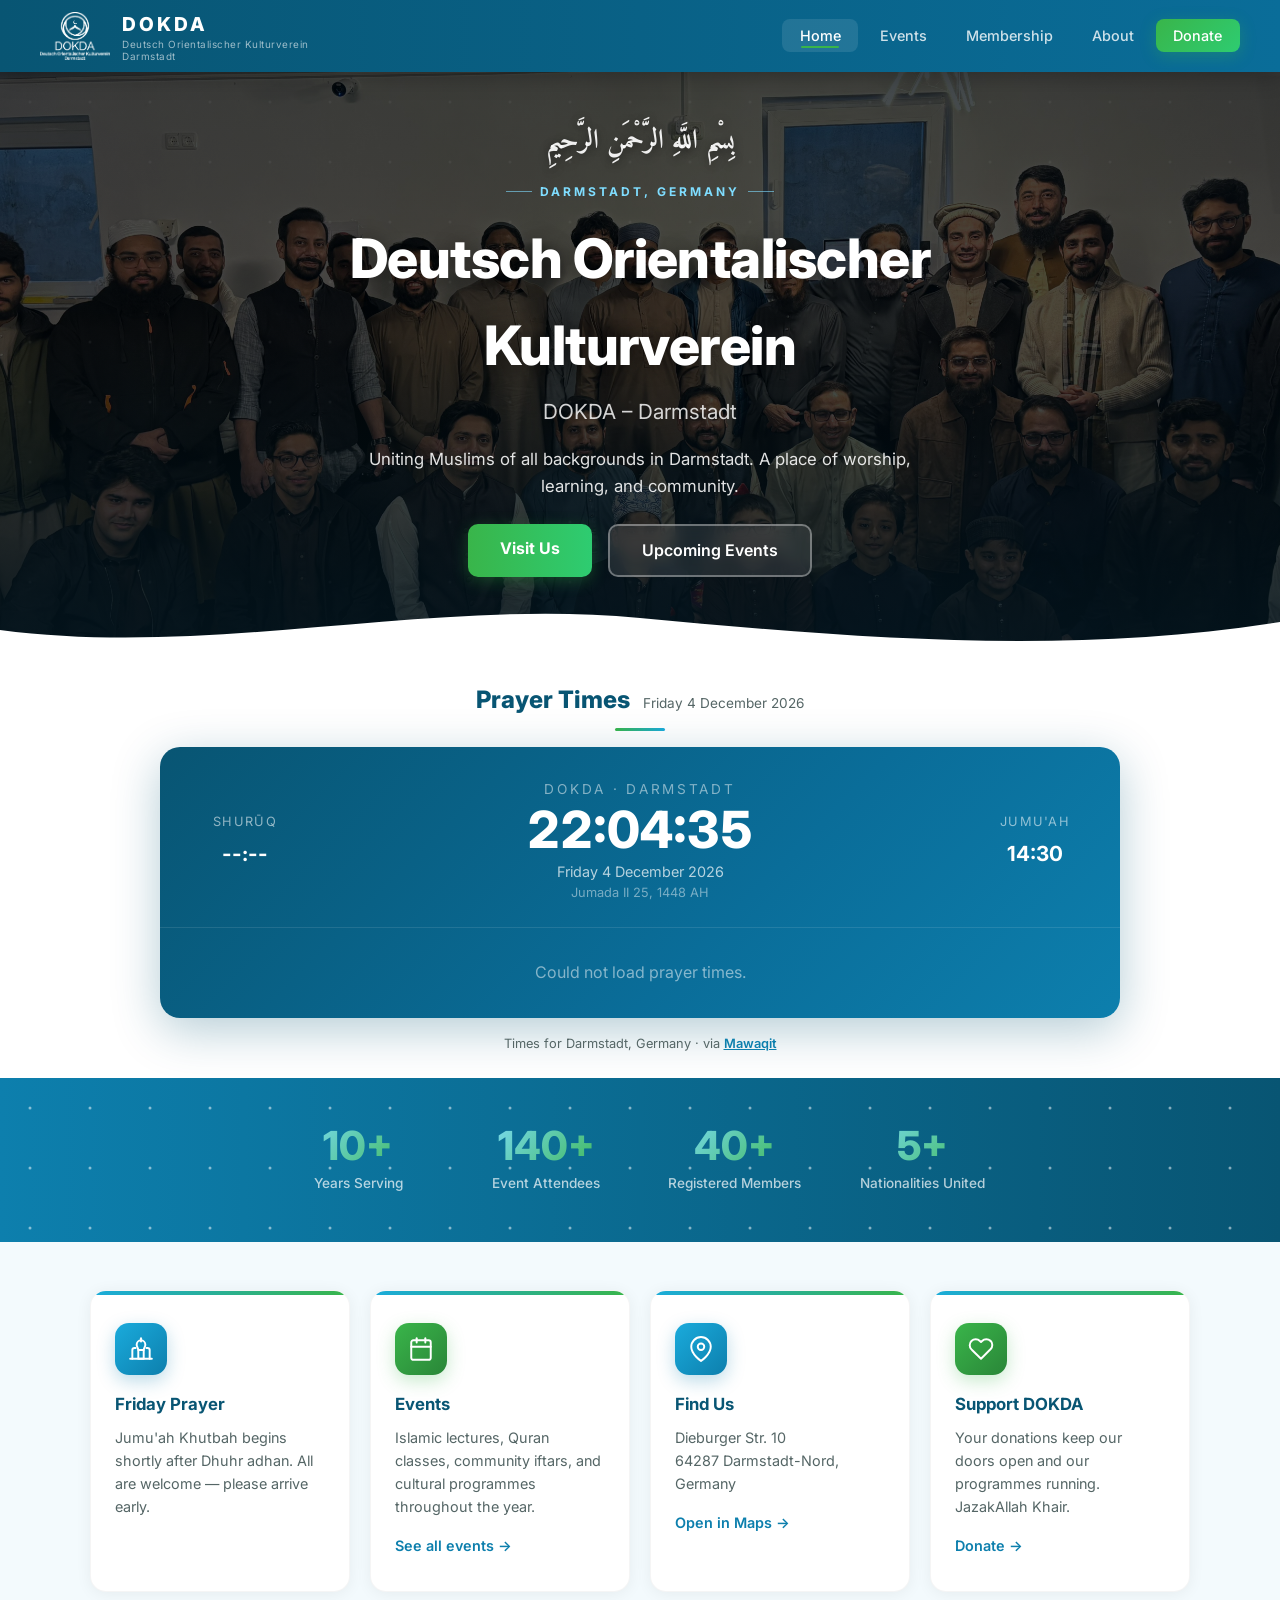
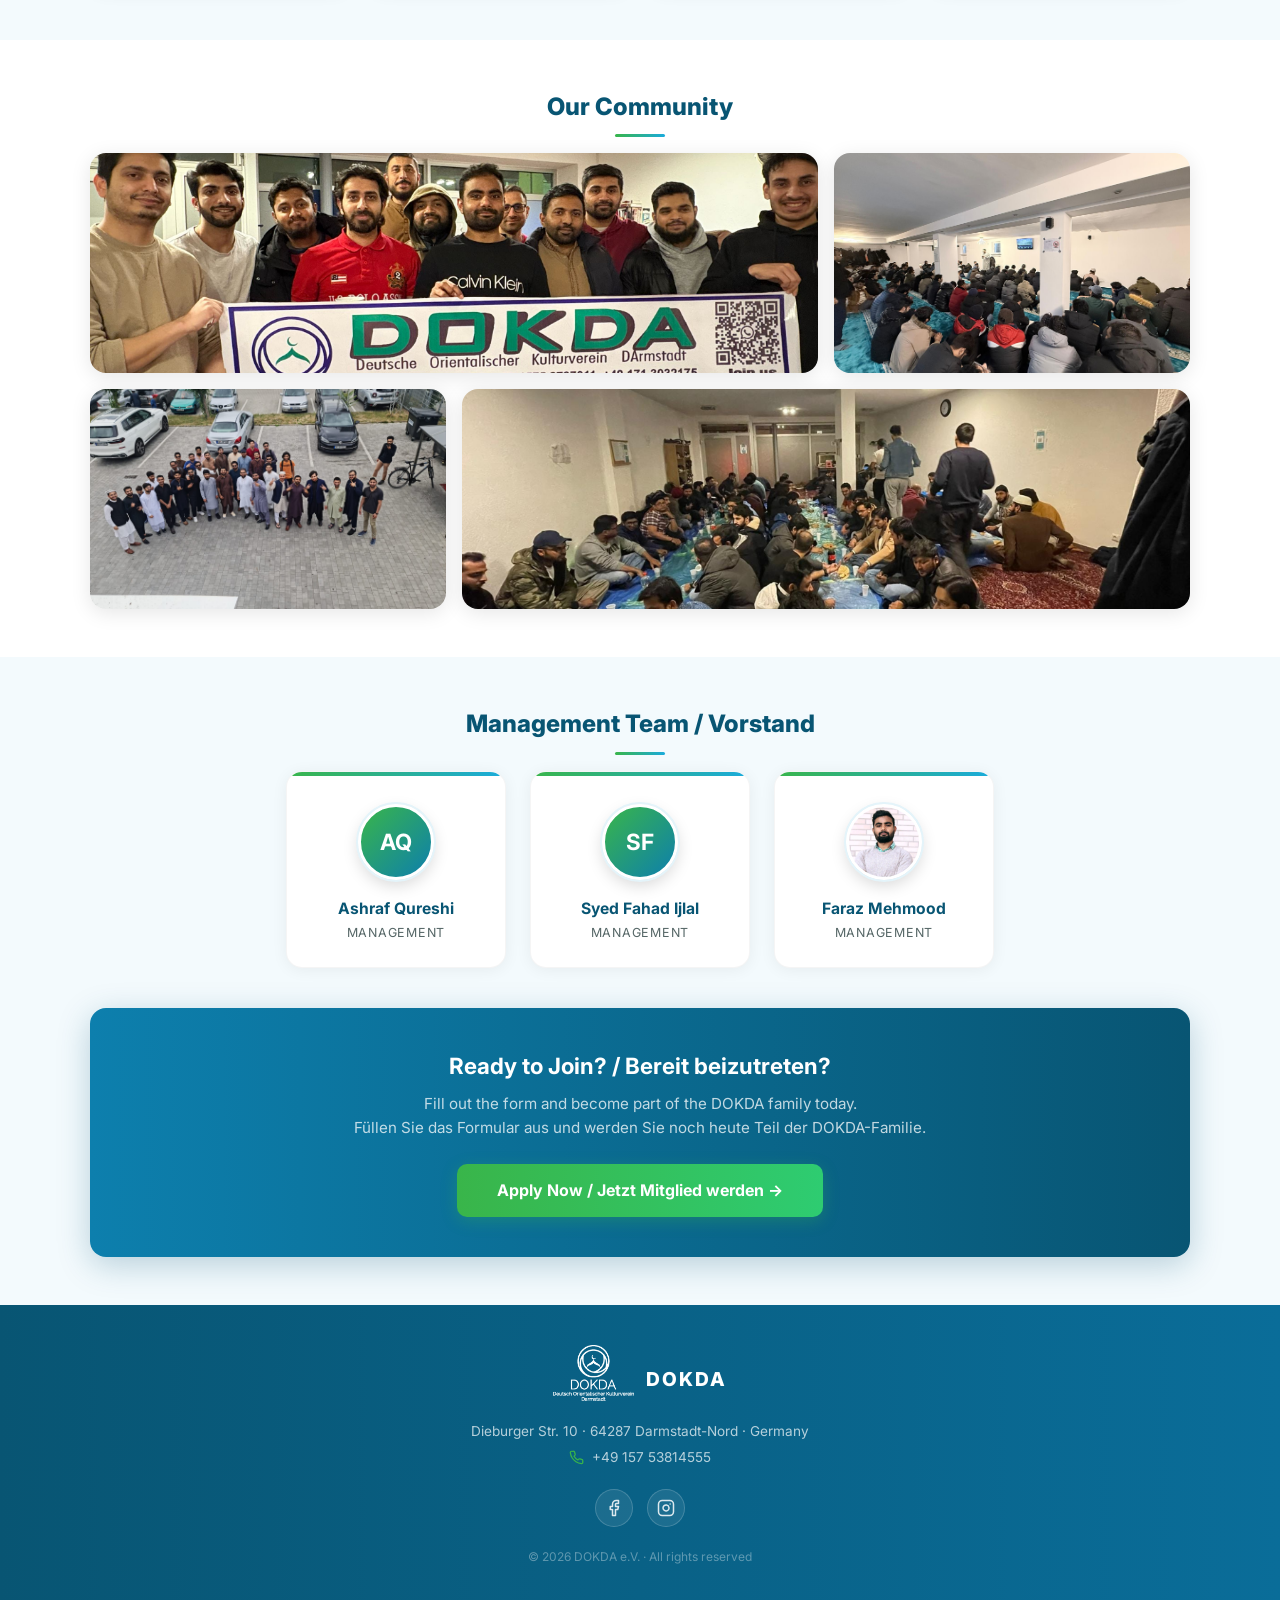
<file: index.html>
<!DOCTYPE html>
<html lang="en">
<head>
  <meta charset="UTF-8" />
  <meta name="viewport" content="width=device-width, initial-scale=1.0" />
  <title>DOKDA – Deutsch Orientalischer Kulturverein Darmstadt</title>
  <link rel="preconnect" href="https://fonts.googleapis.com">
  <link href="https://fonts.googleapis.com/css2?family=Inter:wght@400;500;600;700;800&family=Amiri:wght@400;700&display=swap" rel="stylesheet">
  <link rel="stylesheet" href="style.css" />
</head>
<body>

  <nav class="navbar">
    <a href="index.html" class="nav-logo">
      <img src="logo.png" alt="DOKDA Logo" />
      <div class="nav-logo-text">
        <span class="logo-name">DOKDA</span>
        <span class="logo-sub">Deutsch Orientalischer Kulturverein<br>Darmstadt</span>
      </div>
    </a>
    <button class="nav-toggle" onclick="document.querySelector('.nav-links').classList.toggle('open')">&#9776;</button>
    <ul class="nav-links">
      <li><a href="index.html" class="active">Home</a></li>
      <li><a href="events.html">Events</a></li>
      <li><a href="membership.html">Membership</a></li>
      <li><a href="about.html">About</a></li>
      <li><a href="donate.html" class="btn-donate-nav">Donate</a></li>
    </ul>
  </nav>

  <section class="hero">
    <div class="hero-bg"></div>
    <div class="hero-pattern"></div>
    <div class="hero-content">
      <p class="hero-sub" dir="rtl">&#1576;&#1616;&#1587;&#1618;&#1605;&#1616; &#1575;&#1604;&#1604;&#1617;&#1614;&#1607;&#1616; &#1575;&#1604;&#1585;&#1617;&#1614;&#1581;&#1618;&#1605;&#1614;&#1606;&#1616; &#1575;&#1604;&#1585;&#1617;&#1614;&#1581;&#1616;&#1610;&#1605;&#1616;</p>
      <span class="hero-kicker">Darmstadt, Germany</span>
      <h1>Deutsch Orientalischer Kulturverein</h1>
      <h2>DOKDA &ndash; Darmstadt</h2>
      <p class="hero-desc">Uniting Muslims of all backgrounds in Darmstadt. A place of worship, learning, and community.</p>
      <div class="hero-actions">
        <a href="about.html" class="btn-primary">Visit Us</a>
        <a href="events.html" class="btn-secondary">Upcoming Events</a>
      </div>
    </div>
    <div class="hero-divider">
      <svg viewBox="0 0 1440 60" preserveAspectRatio="none" xmlns="http://www.w3.org/2000/svg">
        <path d="M0,32 C240,60 480,0 720,20 C960,40 1200,58 1440,24 L1440,60 L0,60 Z" fill="#ffffff"/>
      </svg>
    </div>
  </section>

  <section class="prayer-section">
    <div class="container">
      <h2 class="section-title">Prayer Times <span class="date-label" id="today-date"></span></h2>
      <div class="custom-prayer-widget">
        <div class="prayer-clock-row">
          <div class="prayer-clock-side">
            <span class="pclock-label">Shur&#363;q</span>
            <span class="pclock-time" id="pt-Sunrise">--:--</span>
          </div>
          <div class="prayer-clock-center">
            <div class="pclock-mosque">DOKDA &middot; DARMSTADT</div>
            <div class="pclock-live" id="live-clock">--:--:--</div>
            <div class="pclock-date" id="pclock-date"></div>
            <div class="pclock-hijri" id="pclock-hijri"></div>
          </div>
          <div class="prayer-clock-side">
            <span class="pclock-label">Jumu'ah</span>
            <span class="pclock-time">14:30</span>
          </div>
        </div>
        <div class="prayer-times-row" id="prayer-times-row">
          <div class="pt-loading">Loading prayer times&hellip;</div>
        </div>
      </div>
      <p class="prayer-note">Times for Darmstadt, Germany &middot; via <a href="https://mawaqit.net/de/m/dokda-darmstadt-64287-germany-1" target="_blank" rel="noopener noreferrer" style="color:var(--blue-dark);font-weight:600;">Mawaqit</a></p>
    </div>
  </section>

  <section class="counters-section reveal">
    <div class="counters-grid">
      <div class="counter-item">
        <div class="counter-num" data-target="10">0+</div>
        <div class="counter-label">Years Serving</div>
      </div>
      <div class="counter-item">
        <div class="counter-num" data-target="300">0+</div>
        <div class="counter-label">Event Attendees</div>
      </div>
      <div class="counter-item">
        <div class="counter-num" data-target="100">0+</div>
        <div class="counter-label">Registered Members</div>
      </div>
      <div class="counter-item">
        <div class="counter-num" data-target="5">0+</div>
        <div class="counter-label">Nationalities United</div>
      </div>
    </div>
  </section>

  <section class="info-section">
    <div class="container cards-row reveal">
      <div class="card">
        <div class="card-icon icon-badge">
          <svg class="icon" viewBox="0 0 24 24"><path d="M12 2v3"/><path d="M8 8a4 4 0 0 1 8 0c0 2-1.5 3-1.5 5h-5C9.5 11 8 10 8 8Z"/><path d="M4 21V13a2 2 0 0 1 2-2h1"/><path d="M20 21V13a2 2 0 0 0-2-2h-1"/><path d="M9.5 13h5v8h-5z"/><path d="M2 21h20"/></svg>
        </div>
        <h3>Friday Prayer</h3>
        <p>Jumu'ah Khutbah begins shortly after Dhuhr adhan. All are welcome &mdash; please arrive early.</p>
      </div>
      <div class="card">
        <div class="card-icon icon-badge badge-green">
          <svg class="icon" viewBox="0 0 24 24"><rect x="3" y="4" width="18" height="18" rx="2"/><line x1="16" y1="2" x2="16" y2="6"/><line x1="8" y1="2" x2="8" y2="6"/><line x1="3" y1="10" x2="21" y2="10"/></svg>
        </div>
        <h3>Events</h3>
        <p>Islamic lectures, Quran classes, community iftars, and cultural programmes throughout the year.</p>
        <a href="events.html" class="card-link">See all events &rarr;</a>
      </div>
      <div class="card">
        <div class="card-icon icon-badge">
          <svg class="icon" viewBox="0 0 24 24"><path d="M21 10c0 7-9 13-9 13s-9-6-9-13a9 9 0 0 1 18 0z"/><circle cx="12" cy="10" r="3"/></svg>
        </div>
        <h3>Find Us</h3>
        <p>Dieburger Str. 10<br>64287 Darmstadt-Nord, Germany</p>
        <a href="https://maps.app.goo.gl/KEdS84KEJuu8p2cY8" target="_blank" rel="noopener noreferrer" class="card-link">Open in Maps &rarr;</a>
      </div>
      <div class="card">
        <div class="card-icon icon-badge badge-green">
          <svg class="icon" viewBox="0 0 24 24"><path d="M20.8 4.6a5.5 5.5 0 0 0-7.8 0L12 5.6l-1-1a5.5 5.5 0 0 0-7.8 7.8l1 1L12 21l7.8-7.8 1-1a5.5 5.5 0 0 0 0-7.8z"/></svg>
        </div>
        <h3>Support DOKDA</h3>
        <p>Your donations keep our doors open and our programmes running. JazakAllah Khair.</p>
        <a href="donate.html" class="card-link">Donate &rarr;</a>
      </div>
    </div>
  </section>

  <section class="info-section" style="background:white;">
    <div class="container">
      <h2 class="section-title">Our Community</h2>
      <div class="gallery-grid reveal">
        <div class="gallery-item span-2">
          <img src="DOKDA Volunteers.jpeg" alt="DOKDA Volunteers" loading="lazy" />
          <div class="gallery-overlay"><span>DOKDA Volunteers</span></div>
        </div>
        <div class="gallery-item">
          <img src="JUma Prayer.jpeg" alt="Jumu'ah Prayer" loading="lazy" />
          <div class="gallery-overlay"><span>Jumu'ah Prayer</span></div>
        </div>
        <div class="gallery-item">
          <img src="EID 2025.jpeg" alt="Eid 2025" loading="lazy" />
          <div class="gallery-overlay"><span>Eid Celebration 2025</span></div>
        </div>
        <div class="gallery-item span-2">
          <img src="Dinner.png" alt="Community Dinner" loading="lazy" />
          <div class="gallery-overlay"><span>Community Dinner</span></div>
        </div>
      </div>
    </div>
  </section>

  <section class="info-section">
    <div class="container">
      <h2 class="section-title">Management Team / Vorstand</h2>
      <div class="mgmt-grid reveal">
        <div class="mgmt-card">
          <div class="mgmt-avatar">AQ</div>
          <div>
            <div class="mgmt-name">Ashraf Qureshi</div>
            <div class="mgmt-role">Management</div>
          </div>
        </div>
        <div class="mgmt-card">
          <div class="mgmt-avatar">SF</div>
          <div>
            <div class="mgmt-name">Syed Fahad Ijlal</div>
            <div class="mgmt-role">Management</div>
          </div>
        </div>
        <div class="mgmt-card">
          <img src="Faraz Mehmood. Management picture.jpeg" alt="Faraz Mehmood" class="mgmt-avatar mgmt-photo" />
          <div>
            <div class="mgmt-name">Faraz Mehmood</div>
            <div class="mgmt-role">Management</div>
          </div>
        </div>
      </div>
      <div class="mem-cta-block">
        <h2>Ready to Join? / Bereit beizutreten?</h2>
        <p>Fill out the form and become part of the DOKDA family today.<br>
          F&uuml;llen Sie das Formular aus und werden Sie noch heute Teil der DOKDA-Familie.</p>
        <a href="https://forms.gle/KEttbPnV1sTEhq9M9" target="_blank" rel="noopener noreferrer" class="btn-member">
          Apply Now / Jetzt Mitglied werden &rarr;
        </a>
      </div>
    </div>
  </section>

  <footer class="footer">
    <div class="container footer-inner">
      <div class="footer-brand">
        <img src="logo.png" alt="DOKDA" class="footer-logo" />
        <span>DOKDA</span>
      </div>
      <p>Dieburger Str. 10 &middot; 64287 Darmstadt-Nord &middot; Germany</p>
      <p class="footer-contact"><svg class="icon" viewBox="0 0 24 24"><path d="M22 16.92v3a2 2 0 0 1-2.18 2 19.79 19.79 0 0 1-8.63-3.07 19.5 19.5 0 0 1-6-6 19.79 19.79 0 0 1-3.07-8.67A2 2 0 0 1 4.11 2h3a2 2 0 0 1 2 1.72c.13.96.36 1.9.7 2.81a2 2 0 0 1-.45 2.11L8.09 9.91a16 16 0 0 0 6 6l1.27-1.27a2 2 0 0 1 2.11-.45c.91.34 1.85.57 2.81.7A2 2 0 0 1 22 16.92z"/></svg> +49 157 53814555</p>
      <div class="footer-social">
        <a href="https://www.facebook.com/DokdaDarmstadt" target="_blank" rel="noopener noreferrer" class="social-icon" aria-label="Facebook">
          <svg class="icon" viewBox="0 0 24 24"><path d="M18 2h-3a5 5 0 0 0-5 5v3H7v4h3v8h4v-8h3l1-4h-4V7a1 1 0 0 1 1-1h3z"/></svg>
        </a>
        <a href="https://www.instagram.com/dokda.1" target="_blank" rel="noopener noreferrer" class="social-icon" aria-label="Instagram">
          <svg class="icon" viewBox="0 0 24 24"><rect x="2" y="2" width="20" height="20" rx="5"/><path d="M16 11.37A4 4 0 1 1 12.63 8 4 4 0 0 1 16 11.37z"/><line x1="17.5" y1="6.5" x2="17.51" y2="6.5"/></svg>
        </a>
      </div>
      <p class="footer-copy">&copy; <span id="year"></span> DOKDA e.V. &middot; All rights reserved</p>
    </div>
  </footer>

  <script>
    document.getElementById('year').textContent = new Date().getFullYear();
    const now = new Date();
    document.getElementById('today-date').textContent = now.toLocaleDateString('en-GB', {weekday:'long', day:'numeric', month:'long', year:'numeric'});
    document.getElementById('pclock-date').textContent = now.toLocaleDateString('en-GB', {weekday:'long', day:'numeric', month:'long', year:'numeric'});

    function updateClock() {
      const t = new Date();
      document.getElementById('live-clock').textContent =
        String(t.getHours()).padStart(2,'0') + ':' +
        String(t.getMinutes()).padStart(2,'0') + ':' +
        String(t.getSeconds()).padStart(2,'0');
    }
    setInterval(updateClock, 1000);
    updateClock();

    try {
      document.getElementById('pclock-hijri').textContent =
        new Intl.DateTimeFormat('en-TN-u-ca-islamic', {day:'numeric', month:'long', year:'numeric'}).format(now);
    } catch(e) {}

    const PRAYERS = ['Fajr','Dhuhr','Asr','Maghrib','Isha'];
    const IQAMA  = {Fajr:'04:45', Dhuhr:'14:00', Asr:'+10', Maghrib:'+3', Isha:'+0'};
    const LAT = 49.8766282, LNG = 8.6592487;

    async function loadPrayers() {
      try {
        const ts = Math.floor(Date.now()/1000);
        const res = await fetch(`https://api.aladhan.com/v1/timings/${ts}?latitude=${LAT}&longitude=${LNG}&method=3`);
        const data = await res.json();
        const timings = data.data.timings;
        const nowMins = now.getHours()*60 + now.getMinutes();
        const [sh, sm] = timings['Sunrise'].split(':').map(Number);
        document.getElementById('pt-Sunrise').textContent =
          `${sh%12||12}:${String(sm).padStart(2,'0')} ${sh>=12?'PM':'AM'}`;
        let nextPrayer = null, nextMins = Infinity;
        PRAYERS.forEach(p => {
          const [h,m] = timings[p].split(':').map(Number);
          const mins = h*60+m;
          if (mins > nowMins && mins < nextMins) { nextMins = mins; nextPrayer = p; }
        });
        document.getElementById('prayer-times-row').innerHTML = PRAYERS.map(p => {
          const [h,m] = timings[p].split(':').map(Number);
          const fmt = `${h%12||12}:${String(m).padStart(2,'0')} ${h>=12?'PM':'AM'}`;
          return `<div class="pt-card${p===nextPrayer?' active':''}">
            <div class="pt-name">${p}</div>
            <div class="pt-time">${fmt}</div>
            <div class="pt-iqama">${IQAMA[p]}</div>
          </div>`;
        }).join('');
      } catch(e) {
        document.getElementById('prayer-times-row').innerHTML = '<div class="pt-loading">Could not load prayer times.</div>';
      }
    }
    loadPrayers();

    // Scroll reveal
    const observer = new IntersectionObserver((entries) => {
      entries.forEach(e => { if (e.isIntersecting) e.target.classList.add('visible'); });
    }, { threshold: 0.12 });
    document.querySelectorAll('.reveal').forEach(el => observer.observe(el));

    // Animated counters
    const counterObserver = new IntersectionObserver((entries) => {
      entries.forEach(entry => {
        if (!entry.isIntersecting) return;
        entry.target.querySelectorAll('.counter-num').forEach(el => {
          const target = parseInt(el.dataset.target);
          const suffix = el.textContent.includes('+') ? '+' : '';
          let current = 0;
          const step = Math.max(1, Math.floor(target / 40));
          const timer = setInterval(() => {
            current += step;
            if (current >= target) { current = target; clearInterval(timer); }
            el.textContent = current + suffix;
          }, 30);
        });
        counterObserver.unobserve(entry.target);
      });
    }, { threshold: 0.5 });
    document.querySelectorAll('.counters-section').forEach(el => counterObserver.observe(el));
  </script>
</body>
</html>
</file>
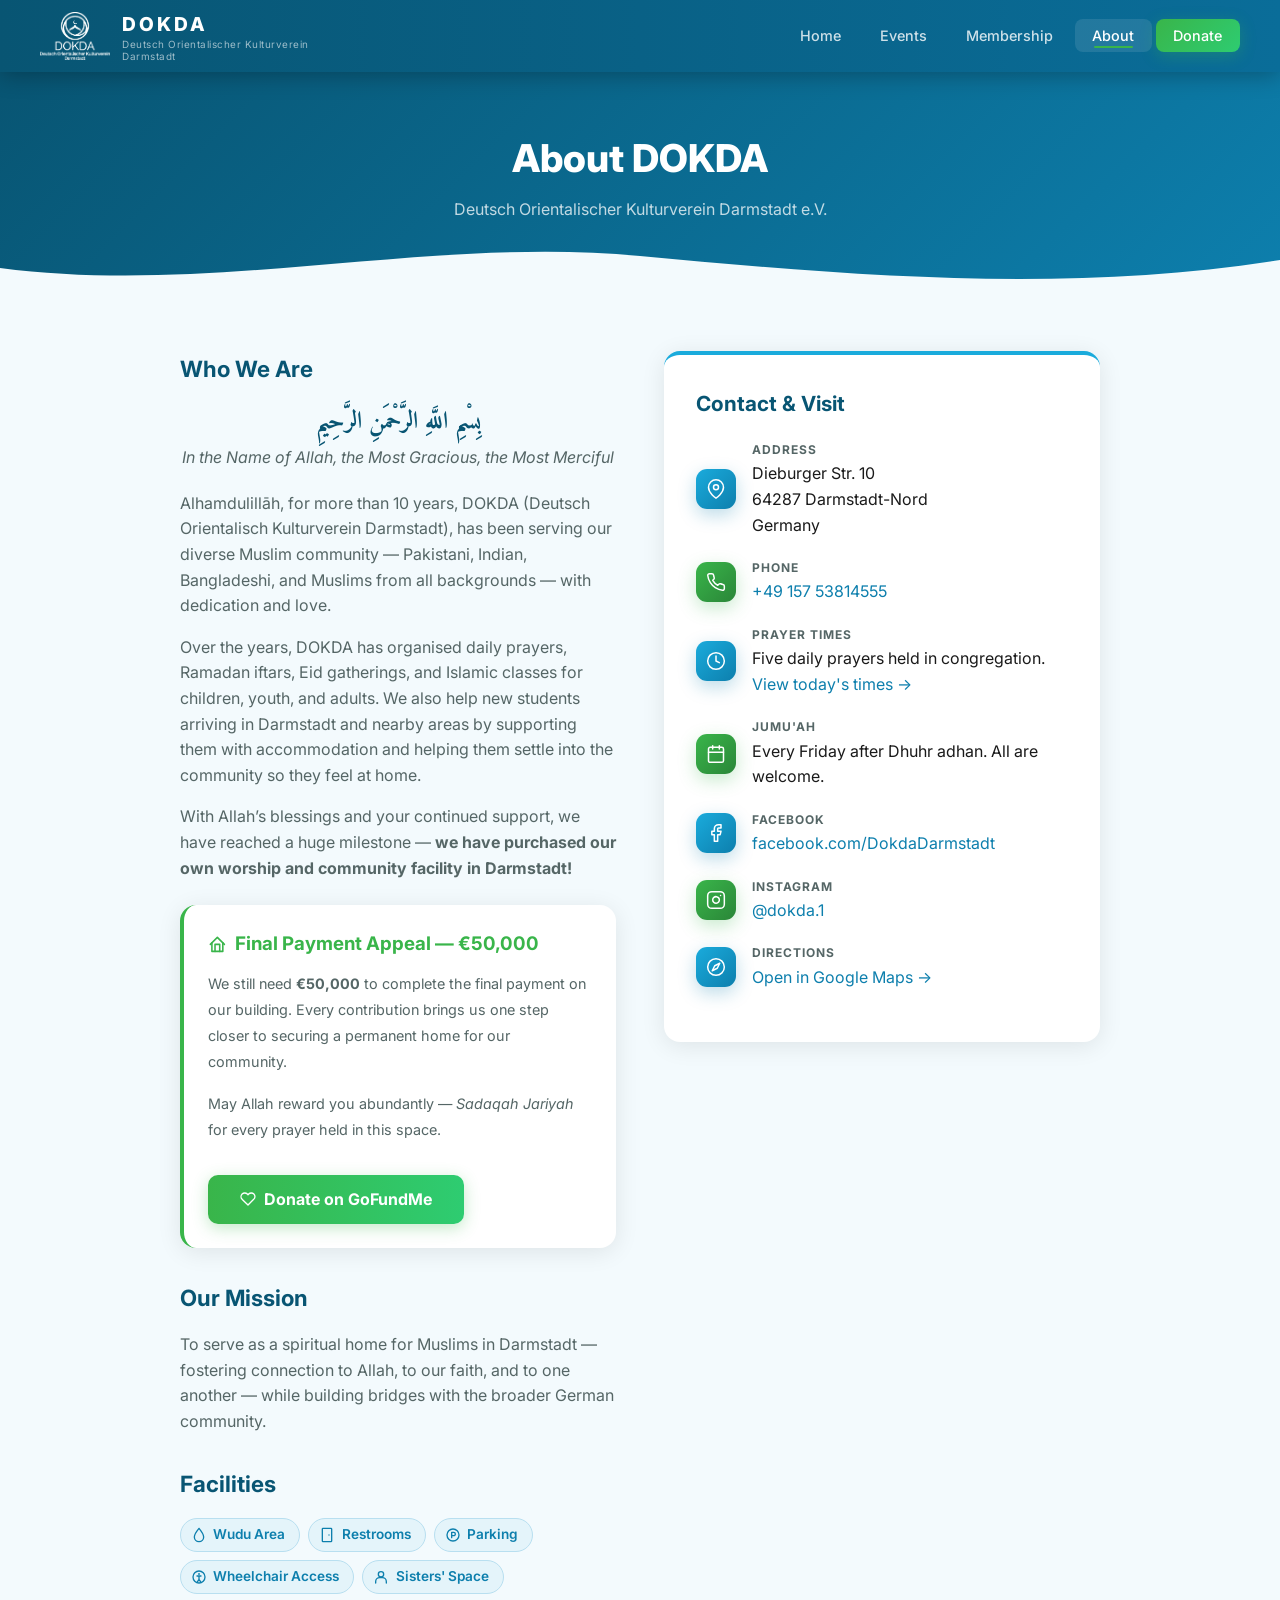
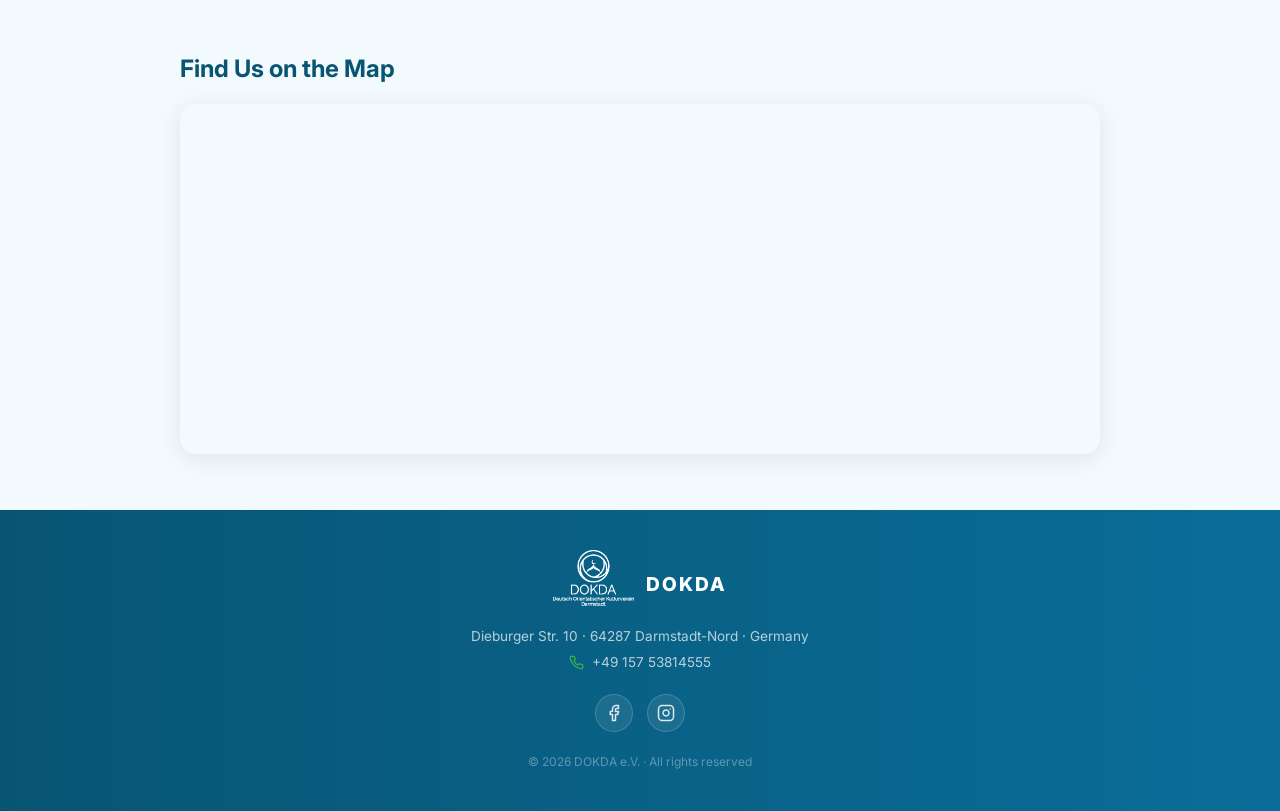
<file: about.html>
<!DOCTYPE html>
<html lang="en">
<head>
  <meta charset="UTF-8"/>
  <meta name="viewport" content="width=device-width, initial-scale=1.0"/>
  <title>About &ndash; DOKDA Darmstadt</title>
  <link rel="preconnect" href="https://fonts.googleapis.com">
  <link href="https://fonts.googleapis.com/css2?family=Inter:wght@400;500;600;700;800&family=Amiri:wght@400;700&display=swap" rel="stylesheet">
  <link rel="stylesheet" href="style.css"/>
</head>
<body>
  <nav class="navbar">
    <a href="index.html" class="nav-logo">
      <img src="logo.png" alt="DOKDA Logo" />
      <div class="nav-logo-text">
        <span class="logo-name">DOKDA</span>
        <span class="logo-sub">Deutsch Orientalischer Kulturverein<br>Darmstadt</span>
      </div>
    </a>
    <button class="nav-toggle" onclick="document.querySelector('.nav-links').classList.toggle('open')">&#9776;</button>
    <ul class="nav-links">
      <li><a href="index.html">Home</a></li>
      <li><a href="events.html">Events</a></li>
      <li><a href="membership.html">Membership</a></li>
      <li><a href="about.html" class="active">About</a></li>
      <li><a href="donate.html" class="btn-donate-nav">Donate</a></li>
    </ul>
  </nav>
  <div class="page-hero">
    <h1>About DOKDA</h1>
    <p>Deutsch Orientalischer Kulturverein Darmstadt e.V.</p>
    <div class="hero-divider"><svg viewBox="0 0 1440 60" preserveAspectRatio="none" xmlns="http://www.w3.org/2000/svg"><path d="M0,32 C240,60 480,0 720,20 C960,40 1200,58 1440,24 L1440,60 L0,60 Z" fill="#F3FAFD"/></svg></div>
  </div>
  <section class="about-section">
    <div class="about-grid">
      <div class="about-text reveal">
        <h2>Who We Are</h2>
        <p style="font-family:var(--font-arabic);font-size:1.5rem;font-weight:700;direction:rtl;text-align:center;margin-bottom:0.25rem;color:var(--blue-deeper);">&#1576;&#1616;&#1587;&#1618;&#1605;&#1616; &#1575;&#1604;&#1604;&#1617;&#1614;&#1607;&#1616; &#1575;&#1604;&#1585;&#1617;&#1614;&#1581;&#1618;&#1605;&#1614;&#1606;&#1616; &#1575;&#1604;&#1585;&#1617;&#1614;&#1581;&#1616;&#1610;&#1605;&#1616;</p>
        <p style="text-align:center;font-style:italic;margin-bottom:1.25rem;">In the Name of Allah, the Most Gracious, the Most Merciful</p>
        <p>Alhamdulill&#257;h, for more than 10 years, DOKDA (Deutsch Orientalisch Kulturverein Darmstadt), has been serving our diverse Muslim community &mdash; Pakistani, Indian, Bangladeshi, and Muslims from all backgrounds &mdash; with dedication and love.</p>
        <p>Over the years, DOKDA has organised daily prayers, Ramadan iftars, Eid gatherings, and Islamic classes for children, youth, and adults. We also help new students arriving in Darmstadt and nearby areas by supporting them with accommodation and helping them settle into the community so they feel at home.</p>
        <p>With Allah&rsquo;s blessings and your continued support, we have reached a huge milestone &mdash; <strong>we have purchased our own worship and community facility in Darmstadt!</strong></p>
        <div class="donate-card" style="margin-top:1.5rem;border-left:4px solid var(--green);">
          <h3 style="color:var(--green);"><svg class="icon" viewBox="0 0 24 24"><path d="M3 12l9-9 9 9"/><path d="M9 21V12h6v9"/><path d="M5 10v11h14V10"/></svg> Final Payment Appeal &mdash; &euro;50,000</h3>
          <p>We still need <strong>&euro;50,000</strong> to complete the final payment on our building. Every contribution brings us one step closer to securing a permanent home for our community.</p>
          <p style="margin-top:0.75rem;">May Allah reward you abundantly &mdash; <em>Sadaqah Jariyah</em> for every prayer held in this space.</p>
          <a href="https://gofund.me/094513c6e" target="_blank" rel="noopener noreferrer" class="btn-primary" style="display:inline-flex;align-items:center;gap:0.5rem;margin-top:1rem;"><svg class="icon" viewBox="0 0 24 24"><path d="M20.8 4.6a5.5 5.5 0 0 0-7.8 0L12 5.6l-1-1a5.5 5.5 0 0 0-7.8 7.8l1 1L12 21l7.8-7.8 1-1a5.5 5.5 0 0 0 0-7.8z"/></svg> Donate on GoFundMe</a>
        </div>
        <h2 style="margin-top:2rem;">Our Mission</h2>
        <p>To serve as a spiritual home for Muslims in Darmstadt &mdash; fostering connection to Allah, to our faith, and to one another &mdash; while building bridges with the broader German community.</p>
        <h2 style="margin-top:2rem;">Facilities</h2>
        <div class="facilities-list">
          <span class="facility-badge"><svg class="icon" viewBox="0 0 24 24"><path d="M12 2s7 8.5 7 13a7 7 0 0 1-14 0c0-4.5 7-13 7-13z"/></svg> Wudu Area</span>
          <span class="facility-badge"><svg class="icon" viewBox="0 0 24 24"><rect x="5" y="2" width="14" height="20" rx="1"/><circle cx="15" cy="12" r="1" fill="currentColor" stroke="none"/></svg> Restrooms</span>
          <span class="facility-badge"><svg class="icon" viewBox="0 0 24 24"><circle cx="12" cy="12" r="9"/><path d="M10 16V8h3a2.5 2.5 0 0 1 0 5h-3"/></svg> Parking</span>
          <span class="facility-badge"><svg class="icon" viewBox="0 0 24 24"><circle cx="12" cy="12" r="9"/><circle cx="12" cy="7.5" r="1.4" fill="currentColor" stroke="none"/><path d="M9 10.5h6M12 10.5V15M9 20l3-4.5 3 4.5"/></svg> Wheelchair Access</span>
          <span class="facility-badge"><svg class="icon" viewBox="0 0 24 24"><circle cx="12" cy="8" r="4"/><path d="M4 21v-2a6 6 0 0 1 6-6h4a6 6 0 0 1 6 6v2"/></svg> Sisters' Space</span>
        </div>
      </div>
      <div class="contact-card reveal">
        <h2>Contact &amp; Visit</h2>
        <div class="contact-row">
          <span class="icon-badge badge-sm"><svg class="icon" viewBox="0 0 24 24"><path d="M21 10c0 7-9 13-9 13s-9-6-9-13a9 9 0 0 1 18 0z"/><circle cx="12" cy="10" r="3"/></svg></span>
          <div>
            <strong>Address</strong>
            Dieburger Str. 10<br>64287 Darmstadt-Nord<br>Germany
          </div>
        </div>
        <div class="contact-row">
          <span class="icon-badge badge-sm badge-green"><svg class="icon" viewBox="0 0 24 24"><path d="M22 16.92v3a2 2 0 0 1-2.18 2 19.79 19.79 0 0 1-8.63-3.07 19.5 19.5 0 0 1-6-6 19.79 19.79 0 0 1-3.07-8.67A2 2 0 0 1 4.11 2h3a2 2 0 0 1 2 1.72c.13.96.36 1.9.7 2.81a2 2 0 0 1-.45 2.11L8.09 9.91a16 16 0 0 0 6 6l1.27-1.27a2 2 0 0 1 2.11-.45c.91.34 1.85.57 2.81.7A2 2 0 0 1 22 16.92z"/></svg></span>
          <div>
            <strong>Phone</strong>
            <a href="tel:+4915753814555">+49 157 53814555</a>
          </div>
        </div>
        <div class="contact-row">
          <span class="icon-badge badge-sm"><svg class="icon" viewBox="0 0 24 24"><circle cx="12" cy="12" r="10"/><polyline points="12 6 12 12 16 14"/></svg></span>
          <div>
            <strong>Prayer Times</strong>
            Five daily prayers held in congregation.<br>
            <a href="index.html">View today's times &rarr;</a>
          </div>
        </div>
        <div class="contact-row">
          <span class="icon-badge badge-sm badge-green"><svg class="icon" viewBox="0 0 24 24"><rect x="3" y="4" width="18" height="18" rx="2"/><line x1="16" y1="2" x2="16" y2="6"/><line x1="8" y1="2" x2="8" y2="6"/><line x1="3" y1="10" x2="21" y2="10"/></svg></span>
          <div>
            <strong>Jumu'ah</strong>
            Every Friday after Dhuhr adhan. All are welcome.
          </div>
        </div>
        <div class="contact-row">
          <span class="icon-badge badge-sm"><svg class="icon" viewBox="0 0 24 24"><path d="M18 2h-3a5 5 0 0 0-5 5v3H7v4h3v8h4v-8h3l1-4h-4V7a1 1 0 0 1 1-1h3z"/></svg></span>
          <div>
            <strong>Facebook</strong>
            <a href="https://www.facebook.com/DokdaDarmstadt" target="_blank" rel="noopener noreferrer">facebook.com/DokdaDarmstadt</a>
          </div>
        </div>
        <div class="contact-row">
          <span class="icon-badge badge-sm badge-green"><svg class="icon" viewBox="0 0 24 24"><rect x="2" y="2" width="20" height="20" rx="5"/><path d="M16 11.37A4 4 0 1 1 12.63 8 4 4 0 0 1 16 11.37z"/><line x1="17.5" y1="6.5" x2="17.51" y2="6.5"/></svg></span>
          <div>
            <strong>Instagram</strong>
            <a href="https://www.instagram.com/dokda.1" target="_blank" rel="noopener noreferrer">@dokda.1</a>
          </div>
        </div>
        <div class="contact-row">
          <span class="icon-badge badge-sm"><svg class="icon" viewBox="0 0 24 24"><circle cx="12" cy="12" r="10"/><polygon points="16.5 7.5 10.5 10.5 7.5 16.5 13.5 13.5"/></svg></span>
          <div>
            <strong>Directions</strong>
            <a href="https://maps.app.goo.gl/KEdS84KEJuu8p2cY8" target="_blank" rel="noopener noreferrer">Open in Google Maps &rarr;</a>
          </div>
        </div>
      </div>
    </div>
  </section>
  <section class="map-section reveal">
    <div class="container">
      <h2>Find Us on the Map</h2>
      <div class="map-embed">
        <iframe src="https://maps.google.com/maps?q=49.8766282,8.6592487&z=16&output=embed" allowfullscreen loading="lazy" referrerpolicy="no-referrer-when-downgrade"></iframe>
      </div>
    </div>
  </section>
  <footer class="footer">
    <div class="container footer-inner">
      <div class="footer-brand">
        <img src="logo.png" alt="DOKDA" class="footer-logo" />
        <span>DOKDA</span>
      </div>
      <p>Dieburger Str. 10 &middot; 64287 Darmstadt-Nord &middot; Germany</p>
      <p class="footer-contact"><svg class="icon" viewBox="0 0 24 24"><path d="M22 16.92v3a2 2 0 0 1-2.18 2 19.79 19.79 0 0 1-8.63-3.07 19.5 19.5 0 0 1-6-6 19.79 19.79 0 0 1-3.07-8.67A2 2 0 0 1 4.11 2h3a2 2 0 0 1 2 1.72c.13.96.36 1.9.7 2.81a2 2 0 0 1-.45 2.11L8.09 9.91a16 16 0 0 0 6 6l1.27-1.27a2 2 0 0 1 2.11-.45c.91.34 1.85.57 2.81.7A2 2 0 0 1 22 16.92z"/></svg> +49 157 53814555</p>
      <div class="footer-social">
        <a href="https://www.facebook.com/DokdaDarmstadt" target="_blank" rel="noopener noreferrer" class="social-icon" aria-label="Facebook">
          <svg class="icon" viewBox="0 0 24 24"><path d="M18 2h-3a5 5 0 0 0-5 5v3H7v4h3v8h4v-8h3l1-4h-4V7a1 1 0 0 1 1-1h3z"/></svg>
        </a>
        <a href="https://www.instagram.com/dokda.1" target="_blank" rel="noopener noreferrer" class="social-icon" aria-label="Instagram">
          <svg class="icon" viewBox="0 0 24 24"><rect x="2" y="2" width="20" height="20" rx="5"/><path d="M16 11.37A4 4 0 1 1 12.63 8 4 4 0 0 1 16 11.37z"/><line x1="17.5" y1="6.5" x2="17.51" y2="6.5"/></svg>
        </a>
      </div>
      <p class="footer-copy">&copy; <span id="year"></span> DOKDA e.V. &middot; All rights reserved</p>
    </div>
  </footer>
  <script>
    document.getElementById('year').textContent = new Date().getFullYear();
    const observer = new IntersectionObserver((entries) => {
      entries.forEach(e => { if (e.isIntersecting) e.target.classList.add('visible'); });
    }, { threshold: 0.12 });
    document.querySelectorAll('.reveal').forEach(el => observer.observe(el));
  </script>
</body>
</html>
</file>
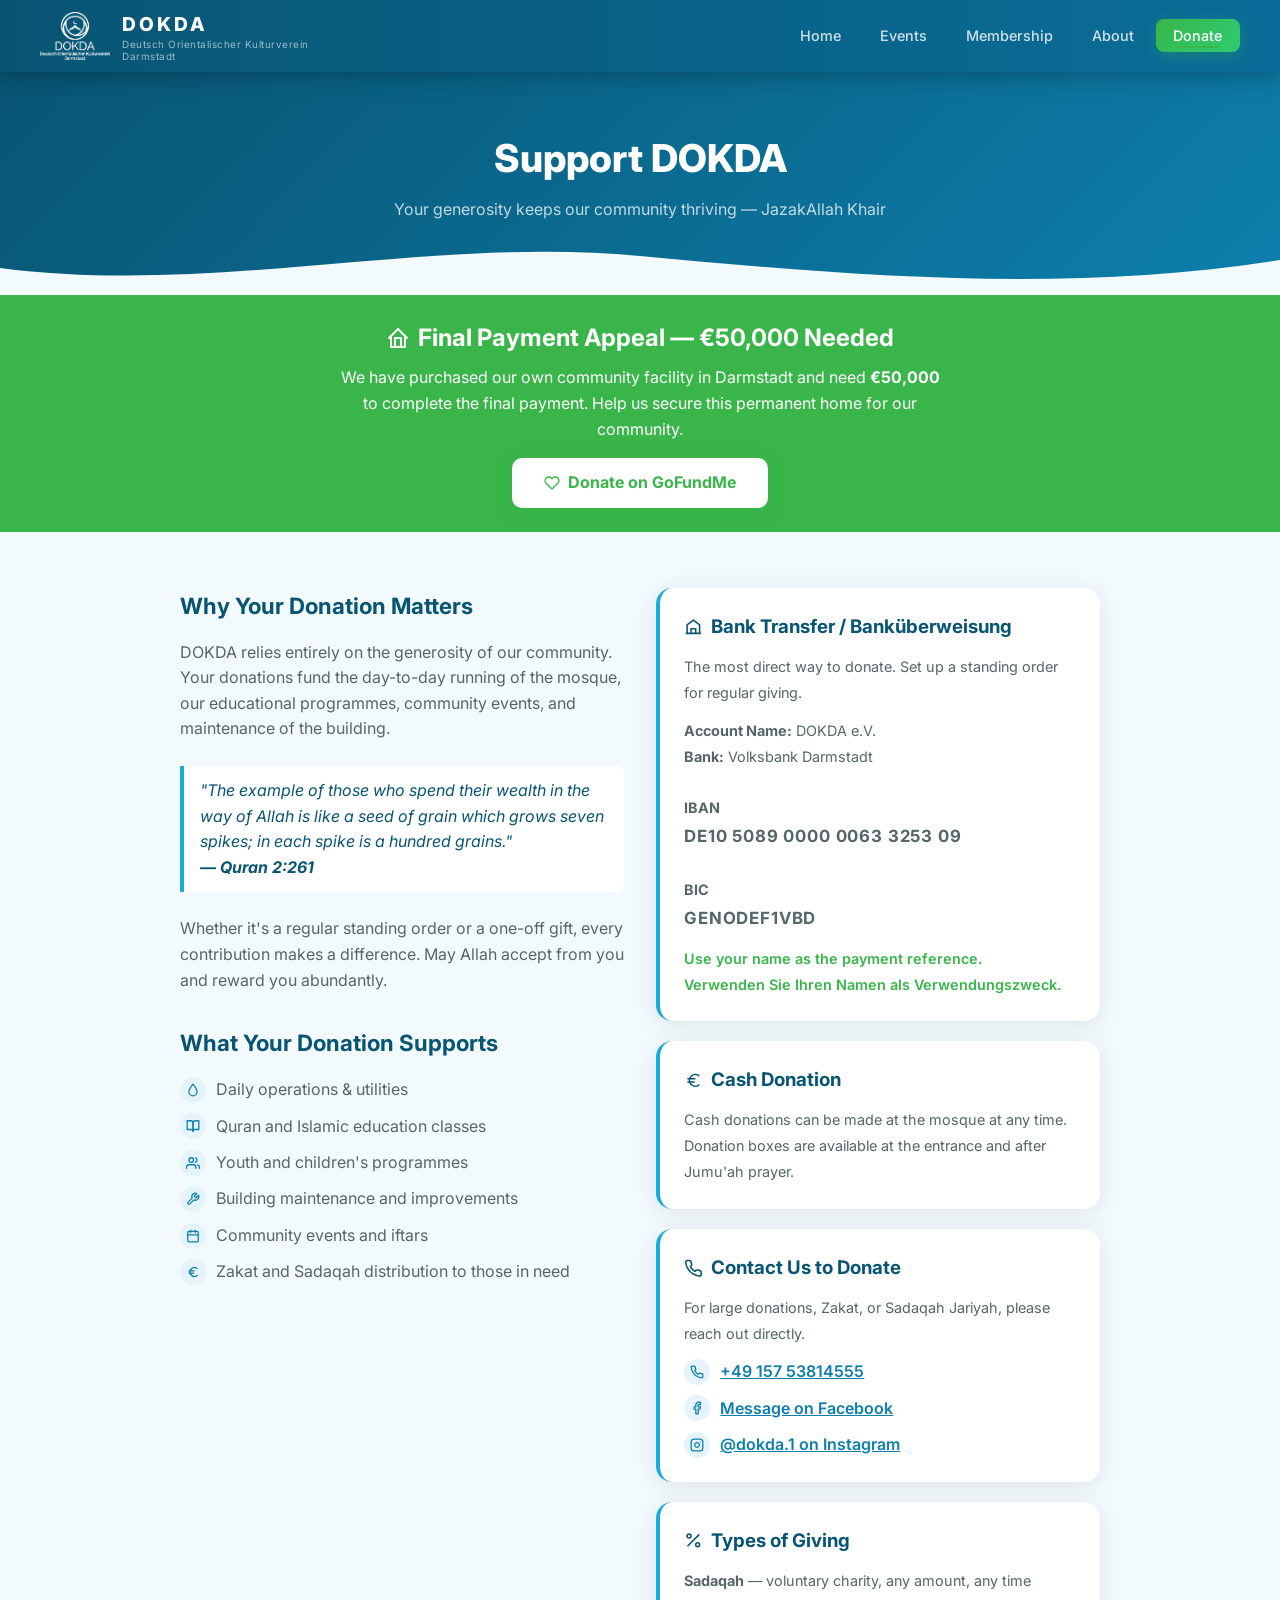
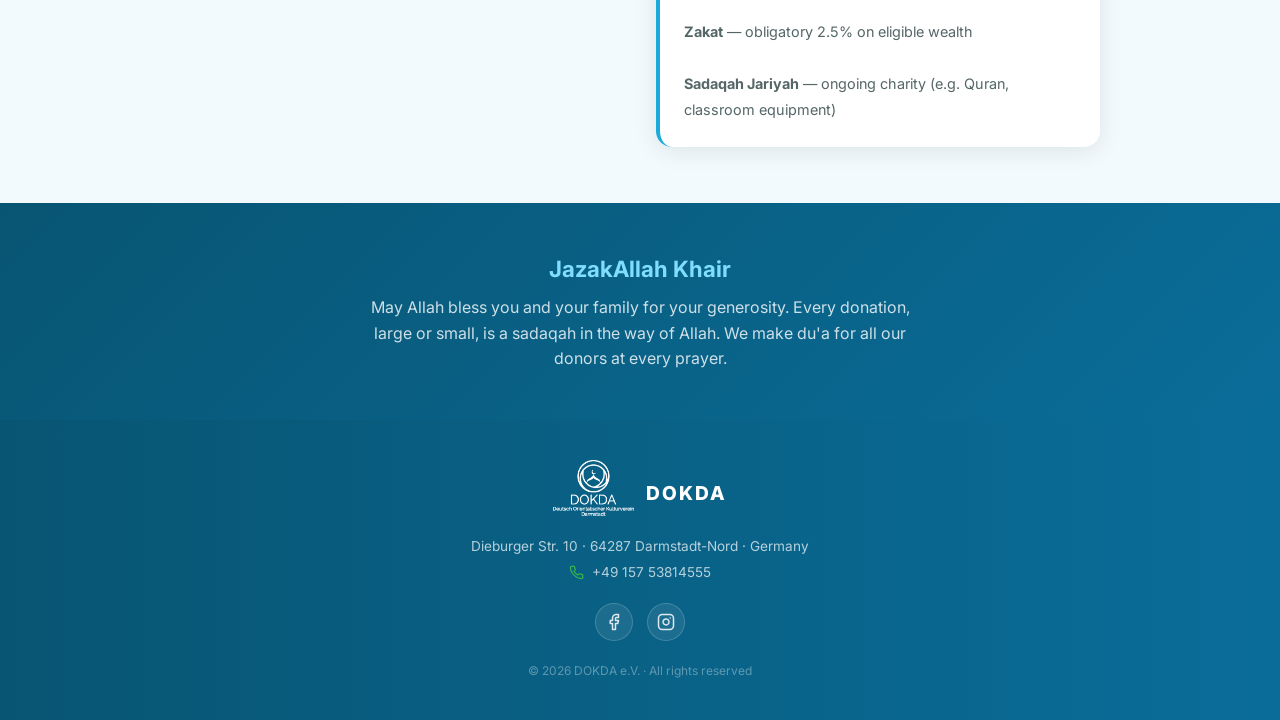
<file: donate.html>
<!DOCTYPE html>
<html lang="en">
<head>
  <meta charset="UTF-8"/>
  <meta name="viewport" content="width=device-width, initial-scale=1.0"/>
  <title>Donate &ndash; DOKDA Darmstadt</title>
  <link rel="preconnect" href="https://fonts.googleapis.com">
  <link href="https://fonts.googleapis.com/css2?family=Inter:wght@400;500;600;700;800&family=Amiri:wght@400;700&display=swap" rel="stylesheet">
  <link rel="stylesheet" href="style.css"/>
</head>
<body>
  <nav class="navbar">
    <a href="index.html" class="nav-logo">
      <img src="logo.png" alt="DOKDA Logo" />
      <div class="nav-logo-text">
        <span class="logo-name">DOKDA</span>
        <span class="logo-sub">Deutsch Orientalischer Kulturverein<br>Darmstadt</span>
      </div>
    </a>
    <button class="nav-toggle" onclick="document.querySelector('.nav-links').classList.toggle('open')">&#9776;</button>
    <ul class="nav-links">
      <li><a href="index.html" class="">Home</a></li>
      <li><a href="events.html" class="">Events</a></li>
      <li><a href="membership.html">Membership</a></li>
      <li><a href="about.html" class="">About</a></li>
      <li><a href="donate.html" class="btn-donate-nav active">Donate</a></li>
    </ul>
  </nav>
  <div class="page-hero">
    <h1>Support DOKDA</h1>
    <p>Your generosity keeps our community thriving &mdash; JazakAllah Khair</p>
    <div class="hero-divider"><svg viewBox="0 0 1440 60" preserveAspectRatio="none" xmlns="http://www.w3.org/2000/svg"><path d="M0,32 C240,60 480,0 720,20 C960,40 1200,58 1440,24 L1440,60 L0,60 Z" fill="#F3FAFD"/></svg></div>
  </div>
  <section style="background:var(--green);color:#fff;padding:1.5rem 1rem;text-align:center;">
    <div class="container">
      <h2 style="color:#fff;margin-bottom:0.5rem;display:flex;align-items:center;justify-content:center;gap:0.5rem;"><svg class="icon" viewBox="0 0 24 24"><path d="M3 12l9-9 9 9"/><path d="M9 21V12h6v9"/><path d="M5 10v11h14V10"/></svg> Final Payment Appeal &mdash; &euro;50,000 Needed</h2>
      <p style="max-width:600px;margin:0 auto 1rem;">We have purchased our own community facility in Darmstadt and need <strong>&euro;50,000</strong> to complete the final payment. Help us secure this permanent home for our community.</p>
      <a href="https://gofund.me/094513c6e" target="_blank" rel="noopener noreferrer" class="btn-primary" style="background:#fff;color:var(--green);font-weight:700;display:inline-flex;align-items:center;gap:0.5rem;"><svg class="icon" viewBox="0 0 24 24"><path d="M20.8 4.6a5.5 5.5 0 0 0-7.8 0L12 5.6l-1-1a5.5 5.5 0 0 0-7.8 7.8l1 1L12 21l7.8-7.8 1-1a5.5 5.5 0 0 0 0-7.8z"/></svg> Donate on GoFundMe</a>
    </div>
  </section>
  <section class="donate-section">
    <div class="donate-grid">
      <div class="donate-info reveal">
        <h2>Why Your Donation Matters</h2>
        <p>DOKDA relies entirely on the generosity of our community. Your donations fund the day-to-day running of the mosque, our educational programmes, community events, and maintenance of the building.</p>
        <blockquote>
          "The example of those who spend their wealth in the way of Allah is like a seed of grain which grows seven spikes; in each spike is a hundred grains."<br>
          <strong>&mdash; Quran 2:261</strong>
        </blockquote>
        <p>Whether it's a regular standing order or a one-off gift, every contribution makes a difference. May Allah accept from you and reward you abundantly.</p>
        <h2 style="margin-top:2rem;">What Your Donation Supports</h2>
        <ul class="icon-list">
          <li><span class="icon-chip"><svg class="icon" viewBox="0 0 24 24"><path d="M12 2s7 8.5 7 13a7 7 0 0 1-14 0c0-4.5 7-13 7-13z"/></svg></span> Daily operations &amp; utilities</li>
          <li><span class="icon-chip"><svg class="icon" viewBox="0 0 24 24"><path d="M2 3h6a4 4 0 0 1 4 4v14a3 3 0 0 0-3-3H2z"/><path d="M22 3h-6a4 4 0 0 0-4 4v14a3 3 0 0 1 3-3h7z"/></svg></span> Quran and Islamic education classes</li>
          <li><span class="icon-chip"><svg class="icon" viewBox="0 0 24 24"><path d="M17 21v-2a4 4 0 0 0-4-4H5a4 4 0 0 0-4 4v2"/><circle cx="9" cy="7" r="4"/><path d="M23 21v-2a4 4 0 0 0-3-3.87"/><path d="M16 3.13a4 4 0 0 1 0 7.75"/></svg></span> Youth and children's programmes</li>
          <li><span class="icon-chip"><svg class="icon" viewBox="0 0 24 24"><path d="M14.7 6.3a1 1 0 0 0 0 1.4l1.6 1.6a1 1 0 0 0 1.4 0l3.77-3.77a6 6 0 0 1-7.94 7.94l-6.91 6.91a2.12 2.12 0 0 1-3-3l6.91-6.91a6 6 0 0 1 7.94-7.94z"/></svg></span> Building maintenance and improvements</li>
          <li><span class="icon-chip"><svg class="icon" viewBox="0 0 24 24"><rect x="3" y="4" width="18" height="18" rx="2"/><line x1="16" y1="2" x2="16" y2="6"/><line x1="8" y1="2" x2="8" y2="6"/><line x1="3" y1="10" x2="21" y2="10"/></svg></span> Community events and iftars</li>
          <li><span class="icon-chip"><svg class="icon" viewBox="0 0 24 24"><path d="M19 6a7.5 7.5 0 1 0 0 12"/><line x1="5" y1="10" x2="14" y2="10"/><line x1="5" y1="14" x2="13" y2="14"/></svg></span> Zakat and Sadaqah distribution to those in need</li>
        </ul>
      </div>
      <div class="donate-methods reveal">
        <div class="donate-card">
          <h3><svg class="icon" viewBox="0 0 24 24"><path d="M3 21h18"/><path d="M4 21V10l8-6 8 6v11"/><path d="M9 21v-6h6v6"/></svg> Bank Transfer / Bank&uuml;berweisung</h3>
          <p>The most direct way to donate. Set up a standing order for regular giving.</p>
          <address style="margin-top:0.75rem;">
            <strong>Account Name:</strong> DOKDA e.V.<br>
            <strong>Bank:</strong> Volksbank Darmstadt<br><br>
            <strong>IBAN</strong><br>
            <span style="font-size:1.05rem;font-weight:700;letter-spacing:0.05em;">DE10 5089 0000 0063 3253 09</span><br><br>
            <strong>BIC</strong><br>
            <span style="font-size:1.05rem;font-weight:700;letter-spacing:0.05em;">GENODEF1VBD</span>
          </address>
          <p style="margin-top:0.75rem;font-size:0.9rem;color:var(--green);font-weight:600;">Use your name as the payment reference.<br>Verwenden Sie Ihren Namen als Verwendungszweck.</p>
        </div>
        <div class="donate-card">
          <h3><svg class="icon" viewBox="0 0 24 24"><path d="M19 6a7.5 7.5 0 1 0 0 12"/><line x1="5" y1="10" x2="14" y2="10"/><line x1="5" y1="14" x2="13" y2="14"/></svg> Cash Donation</h3>
          <p>Cash donations can be made at the mosque at any time. Donation boxes are available at the entrance and after Jumu'ah prayer.</p>
        </div>
        <div class="donate-card">
          <h3><svg class="icon" viewBox="0 0 24 24"><path d="M22 16.92v3a2 2 0 0 1-2.18 2 19.79 19.79 0 0 1-8.63-3.07 19.5 19.5 0 0 1-6-6 19.79 19.79 0 0 1-3.07-8.67A2 2 0 0 1 4.11 2h3a2 2 0 0 1 2 1.72c.13.96.36 1.9.7 2.81a2 2 0 0 1-.45 2.11L8.09 9.91a16 16 0 0 0 6 6l1.27-1.27a2 2 0 0 1 2.11-.45c.91.34 1.85.57 2.81.7A2 2 0 0 1 22 16.92z"/></svg> Contact Us to Donate</h3>
          <p>For large donations, Zakat, or Sadaqah Jariyah, please reach out directly.</p>
          <ul class="icon-list" style="margin-top:0.75rem;">
            <li><span class="icon-chip"><svg class="icon" viewBox="0 0 24 24"><path d="M22 16.92v3a2 2 0 0 1-2.18 2 19.79 19.79 0 0 1-8.63-3.07 19.5 19.5 0 0 1-6-6 19.79 19.79 0 0 1-3.07-8.67A2 2 0 0 1 4.11 2h3a2 2 0 0 1 2 1.72c.13.96.36 1.9.7 2.81a2 2 0 0 1-.45 2.11L8.09 9.91a16 16 0 0 0 6 6l1.27-1.27a2 2 0 0 1 2.11-.45c.91.34 1.85.57 2.81.7A2 2 0 0 1 22 16.92z"/></svg></span> <a href="tel:+4915753814555" style="color:var(--blue-dark);font-weight:600;">+49 157 53814555</a></li>
            <li><span class="icon-chip"><svg class="icon" viewBox="0 0 24 24"><path d="M18 2h-3a5 5 0 0 0-5 5v3H7v4h3v8h4v-8h3l1-4h-4V7a1 1 0 0 1 1-1h3z"/></svg></span> <a href="https://www.facebook.com/DokdaDarmstadt" target="_blank" rel="noopener noreferrer" style="color:var(--blue-dark);font-weight:600;">Message on Facebook</a></li>
            <li><span class="icon-chip"><svg class="icon" viewBox="0 0 24 24"><rect x="2" y="2" width="20" height="20" rx="5"/><path d="M16 11.37A4 4 0 1 1 12.63 8 4 4 0 0 1 16 11.37z"/><line x1="17.5" y1="6.5" x2="17.51" y2="6.5"/></svg></span> <a href="https://www.instagram.com/dokda.1" target="_blank" rel="noopener noreferrer" style="color:var(--blue-dark);font-weight:600;">@dokda.1 on Instagram</a></li>
          </ul>
        </div>
        <div class="donate-card">
          <h3><svg class="icon" viewBox="0 0 24 24"><line x1="19" y1="5" x2="5" y2="19"/><circle cx="6.5" cy="6.5" r="2.5"/><circle cx="17.5" cy="17.5" r="2.5"/></svg> Types of Giving</h3>
          <p>
            <strong>Sadaqah</strong> &mdash; voluntary charity, any amount, any time<br><br>
            <strong>Zakat</strong> &mdash; obligatory 2.5% on eligible wealth<br><br>
            <strong>Sadaqah Jariyah</strong> &mdash; ongoing charity (e.g. Quran, classroom equipment)
          </p>
        </div>
      </div>
    </div>
  </section>
  <section class="impact-section">
    <h2>JazakAllah Khair</h2>
    <p>May Allah bless you and your family for your generosity. Every donation, large or small, is a sadaqah in the way of Allah. We make du'a for all our donors at every prayer.</p>
  </section>
  <footer class="footer">
    <div class="container footer-inner">
      <div class="footer-brand">
        <img src="logo.png" alt="DOKDA" class="footer-logo" />
        <span>DOKDA</span>
      </div>
      <p>Dieburger Str. 10 &middot; 64287 Darmstadt-Nord &middot; Germany</p>
      <p class="footer-contact"><svg class="icon" viewBox="0 0 24 24"><path d="M22 16.92v3a2 2 0 0 1-2.18 2 19.79 19.79 0 0 1-8.63-3.07 19.5 19.5 0 0 1-6-6 19.79 19.79 0 0 1-3.07-8.67A2 2 0 0 1 4.11 2h3a2 2 0 0 1 2 1.72c.13.96.36 1.9.7 2.81a2 2 0 0 1-.45 2.11L8.09 9.91a16 16 0 0 0 6 6l1.27-1.27a2 2 0 0 1 2.11-.45c.91.34 1.85.57 2.81.7A2 2 0 0 1 22 16.92z"/></svg> +49 157 53814555</p>
      <div class="footer-social">
        <a href="https://www.facebook.com/DokdaDarmstadt" target="_blank" rel="noopener noreferrer" class="social-icon" aria-label="Facebook">
          <svg class="icon" viewBox="0 0 24 24"><path d="M18 2h-3a5 5 0 0 0-5 5v3H7v4h3v8h4v-8h3l1-4h-4V7a1 1 0 0 1 1-1h3z"/></svg>
        </a>
        <a href="https://www.instagram.com/dokda.1" target="_blank" rel="noopener noreferrer" class="social-icon" aria-label="Instagram">
          <svg class="icon" viewBox="0 0 24 24"><rect x="2" y="2" width="20" height="20" rx="5"/><path d="M16 11.37A4 4 0 1 1 12.63 8 4 4 0 0 1 16 11.37z"/><line x1="17.5" y1="6.5" x2="17.51" y2="6.5"/></svg>
        </a>
      </div>
      <p class="footer-copy">&copy; <span id="year"></span> DOKDA e.V. &middot; All rights reserved</p>
    </div>
  </footer>
  <script>
    document.getElementById('year').textContent = new Date().getFullYear();
    const observer = new IntersectionObserver((entries) => {
      entries.forEach(e => { if (e.isIntersecting) e.target.classList.add('visible'); });
    }, { threshold: 0.12 });
    document.querySelectorAll('.reveal').forEach(el => observer.observe(el));
  </script>
</body>
</html>
</file>
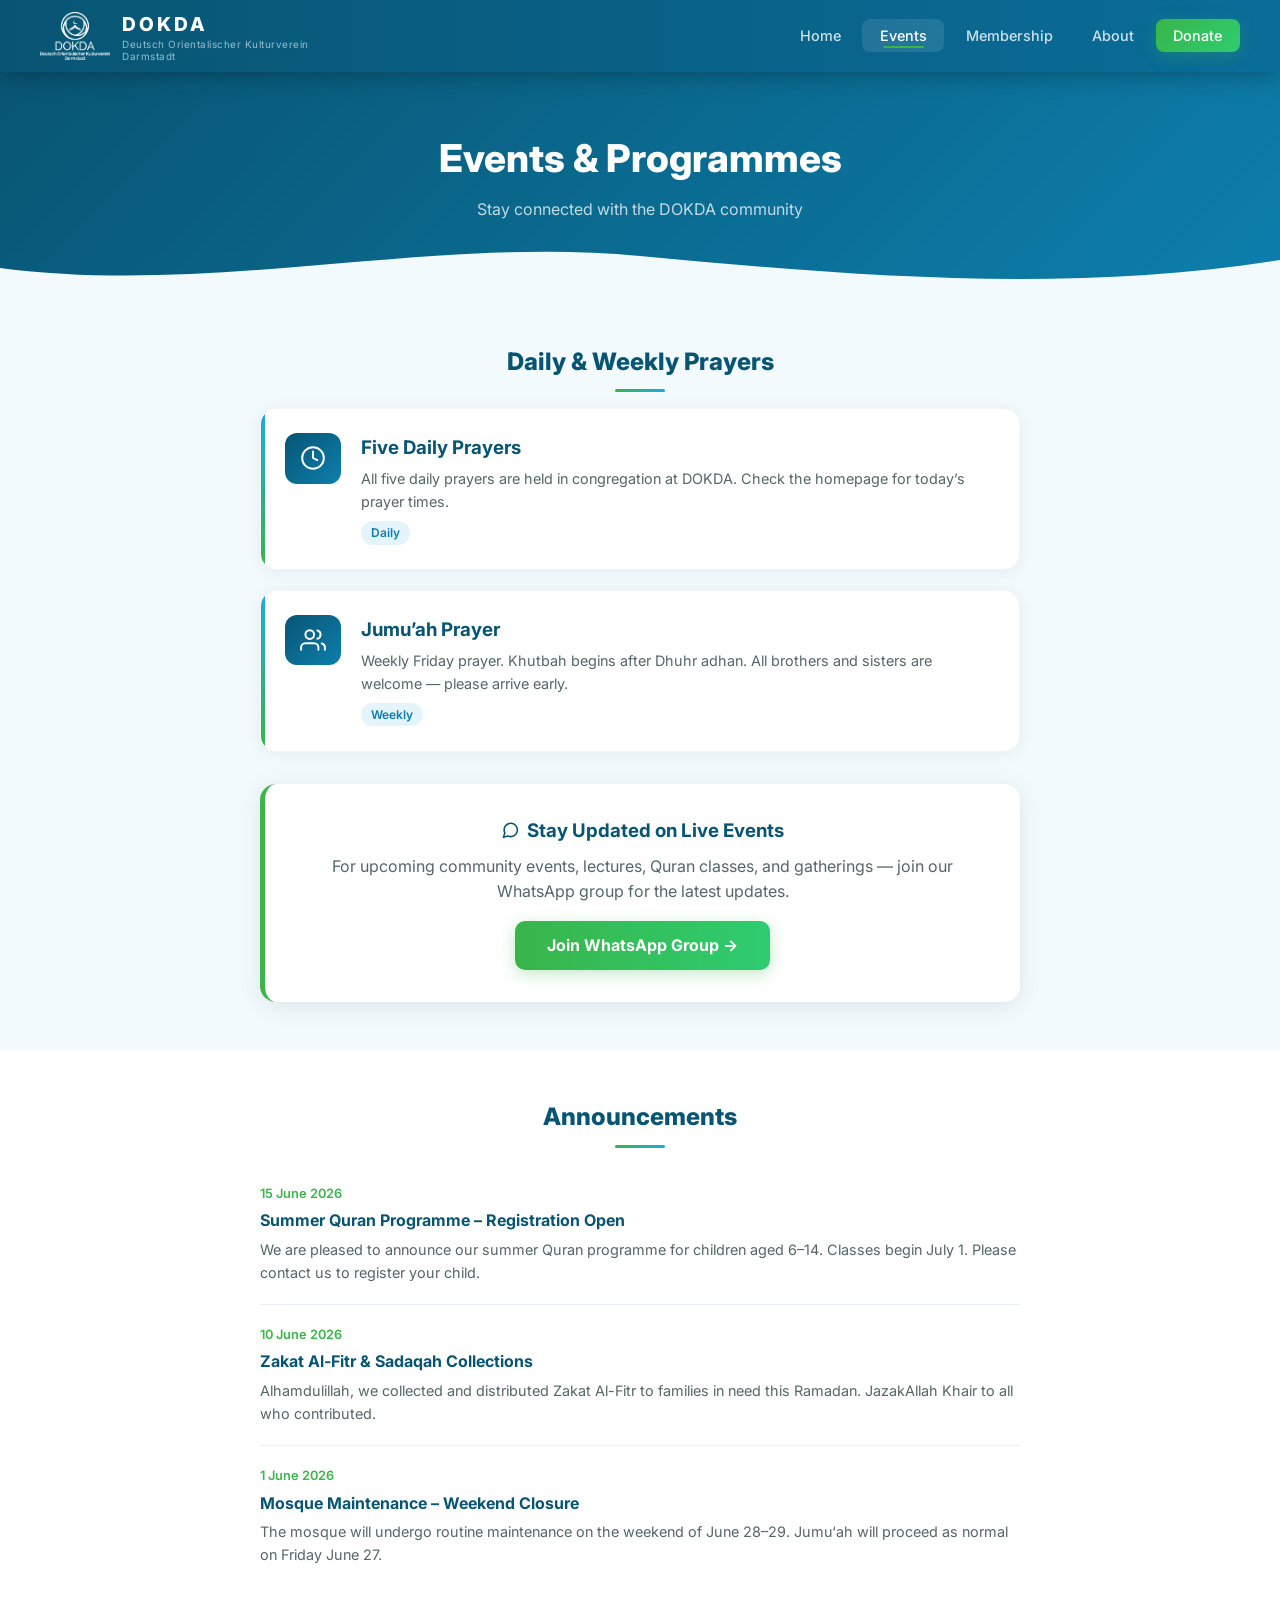
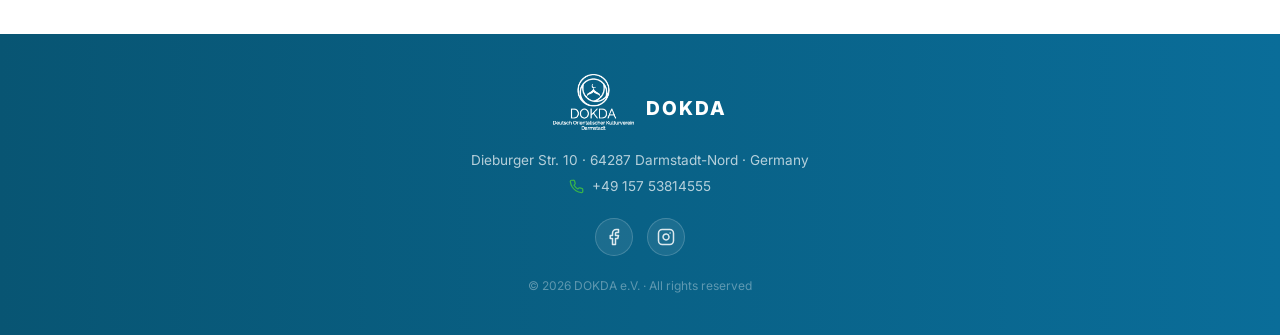
<file: events.html>
<!DOCTYPE html>
<html lang="en">
<head>
  <meta charset="UTF-8"/>
  <meta name="viewport" content="width=device-width, initial-scale=1.0"/>
  <title>Events &ndash; DOKDA Darmstadt</title>
  <link rel="preconnect" href="https://fonts.googleapis.com">
  <link href="https://fonts.googleapis.com/css2?family=Inter:wght@400;500;600;700;800&family=Amiri:wght@400;700&display=swap" rel="stylesheet">
  <link rel="stylesheet" href="style.css"/>
</head>
<body>
  <nav class="navbar">
    <a href="index.html" class="nav-logo">
      <img src="logo.png" alt="DOKDA Logo" />
      <div class="nav-logo-text">
        <span class="logo-name">DOKDA</span>
        <span class="logo-sub">Deutsch Orientalischer Kulturverein<br>Darmstadt</span>
      </div>
    </a>
    <button class="nav-toggle" onclick="document.querySelector('.nav-links').classList.toggle('open')">&#9776;</button>
    <ul class="nav-links">
      <li><a href="index.html">Home</a></li>
      <li><a href="events.html" class="active">Events</a></li>
      <li><a href="membership.html">Membership</a></li>
      <li><a href="about.html">About</a></li>
      <li><a href="donate.html" class="btn-donate-nav">Donate</a></li>
    </ul>
  </nav>
  <div class="page-hero">
    <h1>Events &amp; Programmes</h1>
    <p>Stay connected with the DOKDA community</p>
    <div class="hero-divider"><svg viewBox="0 0 1440 60" preserveAspectRatio="none" xmlns="http://www.w3.org/2000/svg"><path d="M0,32 C240,60 480,0 720,20 C960,40 1200,58 1440,24 L1440,60 L0,60 Z" fill="#F3FAFD"/></svg></div>
  </div>
  <section class="events-section">
    <div class="container">
      <h2 class="section-title">Daily &amp; Weekly Prayers</h2>
      <div class="event-list reveal">
        <div class="event-item">
          <div class="event-date"><div class="event-day"><svg class="icon" viewBox="0 0 24 24"><circle cx="12" cy="12" r="10"/><polyline points="12 6 12 12 16 14"/></svg></div></div>
          <div class="event-body">
            <h3>Five Daily Prayers</h3>
            <p>All five daily prayers are held in congregation at DOKDA. Check the homepage for today&rsquo;s prayer times.</p>
            <span class="event-tag">Daily</span>
          </div>
        </div>
        <div class="event-item">
          <div class="event-date"><div class="event-day"><svg class="icon" viewBox="0 0 24 24"><path d="M17 21v-2a4 4 0 0 0-4-4H5a4 4 0 0 0-4 4v2"/><circle cx="9" cy="7" r="4"/><path d="M23 21v-2a4 4 0 0 0-3-3.87"/><path d="M16 3.13a4 4 0 0 1 0 7.75"/></svg></div></div>
          <div class="event-body">
            <h3>Jumu&rsquo;ah Prayer</h3>
            <p>Weekly Friday prayer. Khutbah begins after Dhuhr adhan. All brothers and sisters are welcome &mdash; please arrive early.</p>
            <span class="event-tag">Weekly</span>
          </div>
        </div>
      </div>

      <div class="reveal" style="background:white;border-radius:var(--radius);padding:2rem;box-shadow:var(--shadow);max-width:760px;margin:2rem auto 0;text-align:center;border-left:5px solid var(--green);">
        <h3 style="color:var(--blue-deeper);margin-bottom:0.5rem;display:flex;align-items:center;justify-content:center;gap:0.5rem;"><svg class="icon" viewBox="0 0 24 24"><path d="M21 11.5a8.38 8.38 0 0 1-.9 3.8 8.5 8.5 0 0 1-7.6 4.7 8.38 8.38 0 0 1-3.8-.9L3 21l1.9-5.7a8.38 8.38 0 0 1-.9-3.8 8.5 8.5 0 0 1 4.7-7.6 8.38 8.38 0 0 1 3.8-.9h.5a8.48 8.48 0 0 1 8 8v.5z"/></svg> Stay Updated on Live Events</h3>
        <p style="color:var(--text-muted);margin-bottom:1rem;">For upcoming community events, lectures, Quran classes, and gatherings &mdash; join our WhatsApp group for the latest updates.</p>
        <a href="https://chat.whatsapp.com/JgMg9Bzddik5cZiciEfzmE" target="_blank" rel="noopener noreferrer" class="btn-primary" style="display:inline-block;">Join WhatsApp Group &rarr;</a>
      </div>
    </div>
  </section>
  <section class="announcements-section">
    <div class="container reveal">
      <h2 class="section-title">Announcements</h2>
      <div class="announcement">
        <div class="announcement-date">15 June 2026</div>
        <h4>Summer Quran Programme &ndash; Registration Open</h4>
        <p>We are pleased to announce our summer Quran programme for children aged 6&ndash;14. Classes begin July 1. Please contact us to register your child.</p>
      </div>
      <div class="announcement">
        <div class="announcement-date">10 June 2026</div>
        <h4>Zakat Al-Fitr &amp; Sadaqah Collections</h4>
        <p>Alhamdulillah, we collected and distributed Zakat Al-Fitr to families in need this Ramadan. JazakAllah Khair to all who contributed.</p>
      </div>
      <div class="announcement">
        <div class="announcement-date">1 June 2026</div>
        <h4>Mosque Maintenance &ndash; Weekend Closure</h4>
        <p>The mosque will undergo routine maintenance on the weekend of June 28&ndash;29. Jumu&#8216;ah will proceed as normal on Friday June 27.</p>
      </div>
    </div>
  </section>
  <footer class="footer">
    <div class="container footer-inner">
      <div class="footer-brand">
        <img src="logo.png" alt="DOKDA" class="footer-logo" />
        <span>DOKDA</span>
      </div>
      <p>Dieburger Str. 10 &middot; 64287 Darmstadt-Nord &middot; Germany</p>
      <p class="footer-contact"><svg class="icon" viewBox="0 0 24 24"><path d="M22 16.92v3a2 2 0 0 1-2.18 2 19.79 19.79 0 0 1-8.63-3.07 19.5 19.5 0 0 1-6-6 19.79 19.79 0 0 1-3.07-8.67A2 2 0 0 1 4.11 2h3a2 2 0 0 1 2 1.72c.13.96.36 1.9.7 2.81a2 2 0 0 1-.45 2.11L8.09 9.91a16 16 0 0 0 6 6l1.27-1.27a2 2 0 0 1 2.11-.45c.91.34 1.85.57 2.81.7A2 2 0 0 1 22 16.92z"/></svg> +49 157 53814555</p>
      <div class="footer-social">
        <a href="https://www.facebook.com/DokdaDarmstadt" target="_blank" rel="noopener noreferrer" class="social-icon" aria-label="Facebook">
          <svg class="icon" viewBox="0 0 24 24"><path d="M18 2h-3a5 5 0 0 0-5 5v3H7v4h3v8h4v-8h3l1-4h-4V7a1 1 0 0 1 1-1h3z"/></svg>
        </a>
        <a href="https://www.instagram.com/dokda.1" target="_blank" rel="noopener noreferrer" class="social-icon" aria-label="Instagram">
          <svg class="icon" viewBox="0 0 24 24"><rect x="2" y="2" width="20" height="20" rx="5"/><path d="M16 11.37A4 4 0 1 1 12.63 8 4 4 0 0 1 16 11.37z"/><line x1="17.5" y1="6.5" x2="17.51" y2="6.5"/></svg>
        </a>
      </div>
      <p class="footer-copy">&copy; <span id="year"></span> DOKDA e.V. &middot; All rights reserved</p>
    </div>
  </footer>
  <script>
    document.getElementById('year').textContent = new Date().getFullYear();
    const observer = new IntersectionObserver((entries) => {
      entries.forEach(e => { if (e.isIntersecting) e.target.classList.add('visible'); });
    }, { threshold: 0.12 });
    document.querySelectorAll('.reveal').forEach(el => observer.observe(el));
  </script>
</body>
</html>
</file>
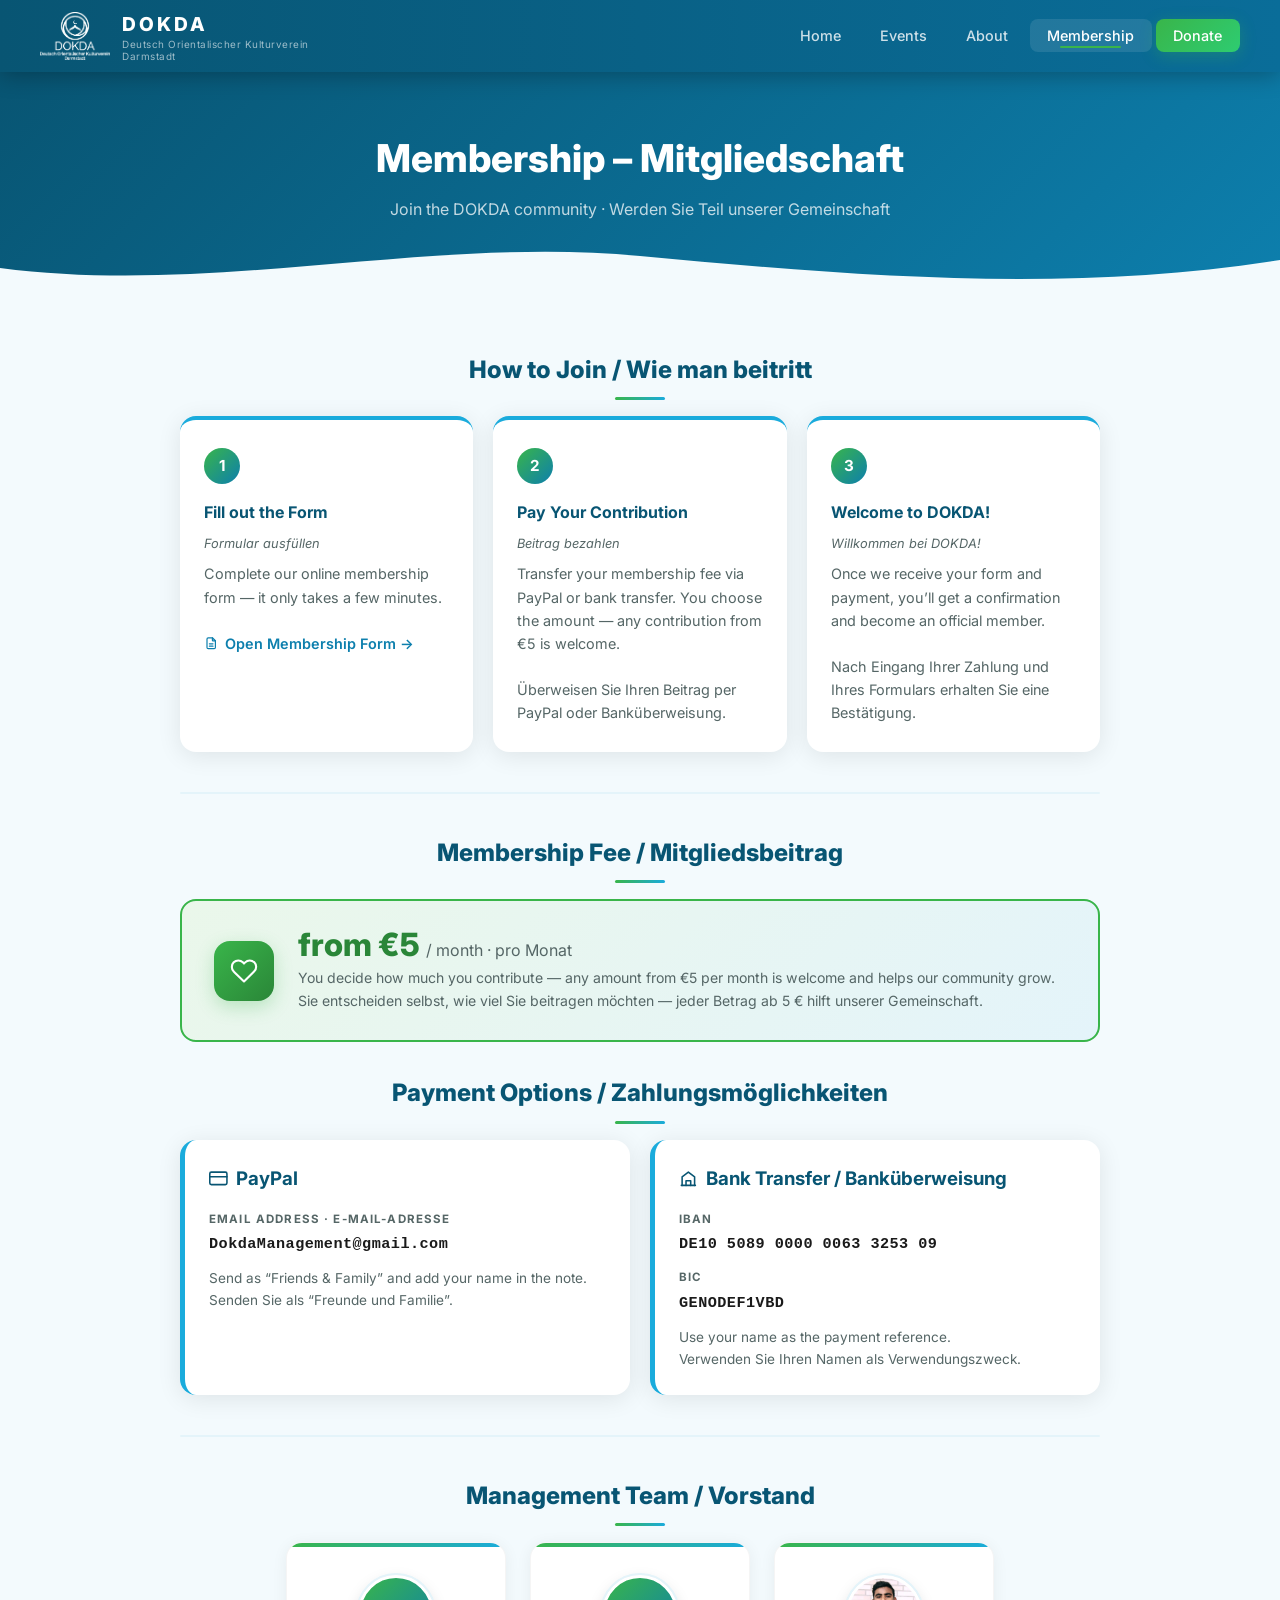
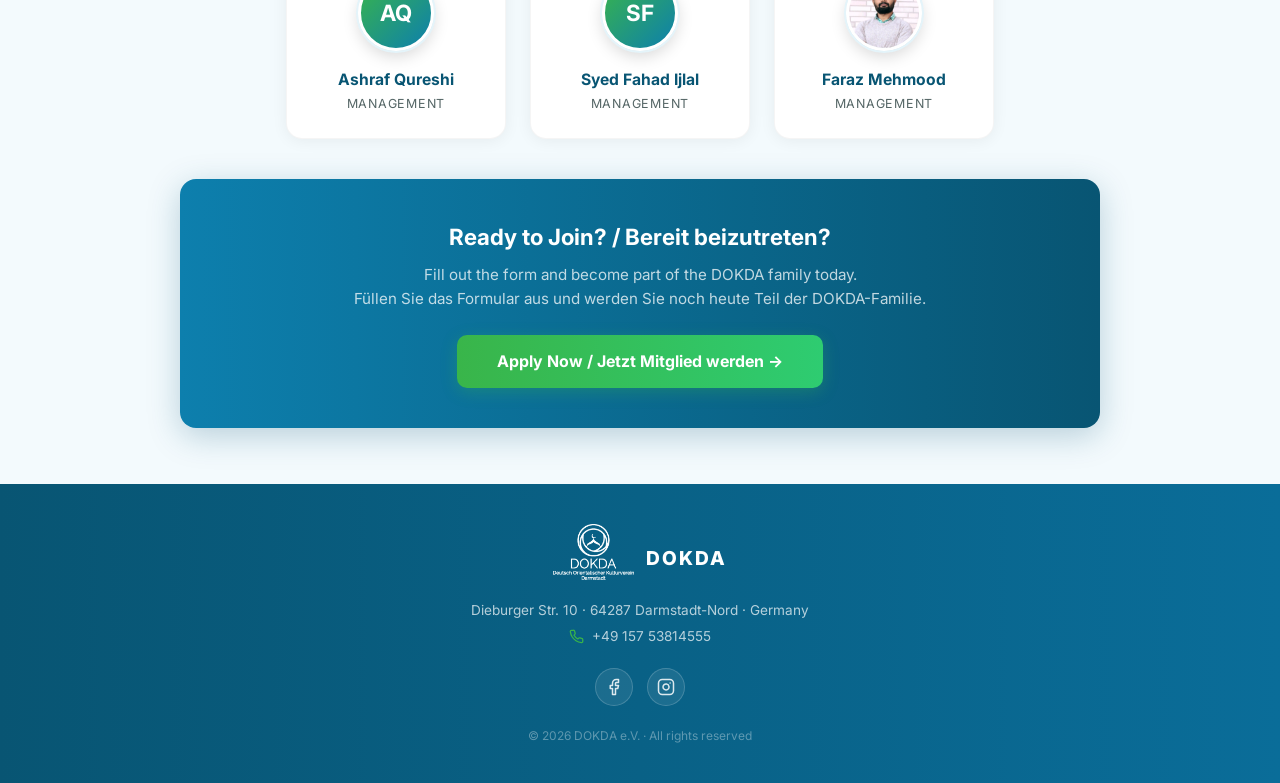
<file: membership.html>
<!DOCTYPE html>
<html lang="en">
<head>
  <meta charset="UTF-8"/>
  <meta name="viewport" content="width=device-width, initial-scale=1.0"/>
  <title>Membership &ndash; DOKDA Darmstadt</title>
  <link rel="preconnect" href="https://fonts.googleapis.com">
  <link href="https://fonts.googleapis.com/css2?family=Inter:wght@400;500;600;700;800&family=Amiri:wght@400;700&display=swap" rel="stylesheet">
  <link rel="stylesheet" href="style.css"/>
  <style>
    /* ===== MEMBERSHIP PAGE STYLES ===== */
    .membership-section { padding: 3.5rem 2rem; }
    .membership-section .container { max-width: 920px; margin: 0 auto; }

    /* Steps */
    .steps-grid {
      display: grid;
      grid-template-columns: repeat(auto-fit, minmax(240px, 1fr));
      gap: 1.25rem;
      margin-bottom: 0;
    }
    .step-card {
      background: white;
      border-radius: var(--radius);
      padding: 1.75rem 1.5rem;
      box-shadow: var(--shadow);
      border-top: 4px solid var(--blue);
      transition: transform 0.2s;
    }
    .step-card:hover { transform: translateY(-3px); }
    .step-num {
      width: 36px; height: 36px; border-radius: 50%;
      background: linear-gradient(135deg, var(--green), var(--blue-dark));
      color: white; font-weight: 700; font-size: 0.95rem;
      display: flex; align-items: center; justify-content: center;
      margin-bottom: 1rem;
    }
    .step-card h3 { color: var(--blue-deeper); font-weight: 700; margin-bottom: 0.5rem; font-size: 1rem; }
    .step-card .step-de { font-size: 0.8rem; color: var(--text-muted); font-style: italic; margin-bottom: 0.5rem; }
    .step-card p { color: var(--text-muted); font-size: 0.9rem; line-height: 1.6; }
    .step-card a { color: var(--blue-dark); font-weight: 600; text-decoration: none; }
    .step-card a:hover { color: var(--green); text-decoration: underline; }

    /* Fee Banner */
    .fee-banner {
      background: linear-gradient(135deg, #eaf7ea, #e4f4fa);
      border: 2px solid var(--green);
      border-radius: var(--radius);
      padding: 1.75rem 2rem;
      display: flex;
      align-items: center;
      gap: 1.5rem;
      flex-wrap: wrap;
      margin-bottom: 1.5rem;
    }
    .fee-amount { font-size: 2rem; font-weight: 800; color: var(--green-dark); line-height: 1; }
    .fee-amount span { font-size: 1rem; font-weight: 400; color: var(--text-muted); }
    .fee-note { font-size: 0.88rem; color: var(--text-muted); margin-top: 6px; line-height: 1.6; }

    /* Payment cards */
    .payment-grid {
      display: grid;
      grid-template-columns: 1fr 1fr;
      gap: 1.25rem;
    }
    .payment-card {
      background: white;
      border-radius: var(--radius);
      padding: 1.5rem;
      box-shadow: var(--shadow);
      border-left: 5px solid var(--blue);
    }
    .payment-card h3 {
      color: var(--blue-deeper);
      font-weight: 700;
      margin-bottom: 1rem;
      display: flex;
      align-items: center;
      gap: 0.5rem;
    }
    .payment-row { margin-bottom: 0.75rem; }
    .payment-row label {
      display: block;
      font-size: 0.72rem;
      font-weight: 700;
      letter-spacing: 0.1em;
      text-transform: uppercase;
      color: var(--text-muted);
      margin-bottom: 2px;
    }
    .payment-row span {
      font-size: 0.95rem;
      font-weight: 600;
      color: var(--text);
      font-family: monospace;
      letter-spacing: 0.03em;
    }

    /* Management, CTA & Footer share the animated gradient-border styling
       defined once in style.css — intentionally not redefined here so this
       page stays visually consistent with the rest of the site. */

    /* Section divider */
    .mem-divider {
      height: 2px;
      background: var(--bg2);
      border-radius: 2px;
      margin: 2.5rem 0;
    }

    @media (max-width: 600px) {
      .payment-grid { grid-template-columns: 1fr; }
      .fee-banner { flex-direction: column; text-align: center; }
    }
  </style>
</head>
<body>

  <nav class="navbar">
    <a href="index.html" class="nav-logo">
      <img src="logo.png" alt="DOKDA Logo" />
      <div class="nav-logo-text">
        <span class="logo-name">DOKDA</span>
        <span class="logo-sub">Deutsch Orientalischer Kulturverein<br>Darmstadt</span>
      </div>
    </a>
    <button class="nav-toggle" onclick="document.querySelector('.nav-links').classList.toggle('open')">&#9776;</button>
    <ul class="nav-links">
      <li><a href="index.html">Home</a></li>
      <li><a href="events.html">Events</a></li>
      <li><a href="about.html">About</a></li>
      <li><a href="membership.html" class="active">Membership</a></li>
      <li><a href="donate.html" class="btn-donate-nav">Donate</a></li>
    </ul>
  </nav>

  <div class="page-hero">
    <h1>Membership &ndash; Mitgliedschaft</h1>
    <p>Join the DOKDA community &middot; Werden Sie Teil unserer Gemeinschaft</p>
    <div class="hero-divider"><svg viewBox="0 0 1440 60" preserveAspectRatio="none" xmlns="http://www.w3.org/2000/svg"><path d="M0,32 C240,60 480,0 720,20 C960,40 1200,58 1440,24 L1440,60 L0,60 Z" fill="#F3FAFD"/></svg></div>
  </div>

  <section class="membership-section">
    <div class="container">

      <!-- HOW TO JOIN -->
      <h2 class="section-title">How to Join / Wie man beitritt</h2>
      <div class="steps-grid reveal">
        <div class="step-card">
          <div class="step-num">1</div>
          <h3>Fill out the Form</h3>
          <p class="step-de">Formular ausfüllen</p>
          <p>Complete our online membership form &mdash; it only takes a few minutes.<br><br>
            <a href="https://forms.gle/KEttbPnV1sTEhq9M9" target="_blank" rel="noopener noreferrer" style="display:inline-flex;align-items:center;gap:0.4rem;"><svg class="icon" viewBox="0 0 24 24"><path d="M14 3v4a1 1 0 0 0 1 1h4"/><path d="M17 21H7a2 2 0 0 1-2-2V5a2 2 0 0 1 2-2h7l5 5v11a2 2 0 0 1-2 2z"/><line x1="9" y1="13" x2="15" y2="13"/><line x1="9" y1="17" x2="15" y2="17"/></svg> Open Membership Form &rarr;</a>
          </p>
        </div>
        <div class="step-card">
          <div class="step-num">2</div>
          <h3>Pay Your Contribution</h3>
          <p class="step-de">Beitrag bezahlen</p>
          <p>Transfer your membership fee via PayPal or bank transfer. You choose the amount &mdash; any contribution from &euro;5 is welcome.<br><br>
            Überweisen Sie Ihren Beitrag per PayPal oder Banküberweisung.
          </p>
        </div>
        <div class="step-card">
          <div class="step-num">3</div>
          <h3>Welcome to DOKDA!</h3>
          <p class="step-de">Willkommen bei DOKDA!</p>
          <p>Once we receive your form and payment, you&rsquo;ll get a confirmation and become an official member.<br><br>
            Nach Eingang Ihrer Zahlung und Ihres Formulars erhalten Sie eine Bestätigung.
          </p>
        </div>
      </div>

      <div class="mem-divider"></div>

      <!-- MEMBERSHIP FEE -->
      <h2 class="section-title">Membership Fee / Mitgliedsbeitrag</h2>
      <div class="fee-banner reveal">
        <div class="icon-badge badge-green" style="width:60px;height:60px;border-radius:16px;"><svg class="icon" viewBox="0 0 24 24" style="width:28px;height:28px;"><path d="M20.8 4.6a5.5 5.5 0 0 0-7.8 0L12 5.6l-1-1a5.5 5.5 0 0 0-7.8 7.8l1 1L12 21l7.8-7.8 1-1a5.5 5.5 0 0 0 0-7.8z"/></svg></div>
        <div>
          <div class="fee-amount">from &euro;5 <span>/ month &middot; pro Monat</span></div>
          <div class="fee-note">
            You decide how much you contribute &mdash; any amount from &euro;5 per month is welcome and helps our community grow.<br>
            Sie entscheiden selbst, wie viel Sie beitragen m&ouml;chten &mdash; jeder Betrag ab 5 &euro; hilft unserer Gemeinschaft.
          </div>
        </div>
      </div>

      <!-- PAYMENT OPTIONS -->
      <h2 class="section-title" style="margin-top:2rem;">Payment Options / Zahlungsmöglichkeiten</h2>
      <div class="payment-grid reveal">
        <div class="payment-card">
          <h3><svg class="icon" viewBox="0 0 24 24"><rect x="1" y="4" width="22" height="16" rx="2"/><line x1="1" y1="10" x2="23" y2="10"/></svg> PayPal</h3>
          <div class="payment-row">
            <label>Email Address &middot; E-Mail-Adresse</label>
            <span>DokdaManagement@gmail.com</span>
          </div>
          <p style="font-size:0.85rem;color:var(--text-muted);margin-top:0.5rem;">Send as &ldquo;Friends &amp; Family&rdquo; and add your name in the note.<br>Senden Sie als &ldquo;Freunde und Familie&rdquo;.</p>
        </div>
        <div class="payment-card">
          <h3><svg class="icon" viewBox="0 0 24 24"><path d="M3 21h18"/><path d="M4 21V10l8-6 8 6v11"/><path d="M9 21v-6h6v6"/></svg> Bank Transfer / Banküberweisung</h3>
          <div class="payment-row">
            <label>IBAN</label>
            <span>DE10 5089 0000 0063 3253 09</span>
          </div>
          <div class="payment-row">
            <label>BIC</label>
            <span>GENODEF1VBD</span>
          </div>
          <p style="font-size:0.85rem;color:var(--text-muted);margin-top:0.5rem;">Use your name as the payment reference.<br>Verwenden Sie Ihren Namen als Verwendungszweck.</p>
        </div>
      </div>

      <div class="mem-divider"></div>

      <!-- MANAGEMENT -->
      <h2 class="section-title">Management Team / Vorstand</h2>
      <div class="mgmt-grid reveal">
        <div class="mgmt-card">
          <div class="mgmt-avatar">AQ</div>
          <div>
            <div class="mgmt-name">Ashraf Qureshi</div>
            <div class="mgmt-role">Management</div>
          </div>
        </div>
        <div class="mgmt-card">
          <div class="mgmt-avatar">SF</div>
          <div>
            <div class="mgmt-name">Syed Fahad Ijlal</div>
            <div class="mgmt-role">Management</div>
          </div>
        </div>
        <div class="mgmt-card">
          <img src="Faraz Mehmood. Management picture.jpeg" alt="Faraz Mehmood" class="mgmt-avatar mgmt-photo" />
          <div>
            <div class="mgmt-name">Faraz Mehmood</div>
            <div class="mgmt-role">Management</div>
          </div>
        </div>
      </div>

      <!-- CTA -->
      <div class="mem-cta-block">
        <h2>Ready to Join? / Bereit beizutreten?</h2>
        <p>Fill out the form and become part of the DOKDA family today.<br>
          Füllen Sie das Formular aus und werden Sie noch heute Teil der DOKDA-Familie.</p>
        <a href="https://forms.gle/KEttbPnV1sTEhq9M9" target="_blank" rel="noopener noreferrer" class="btn-member">
          Apply Now / Jetzt Mitglied werden &rarr;
        </a>
      </div>

    </div>
  </section>

  <footer class="footer">
    <div class="container footer-inner">
      <div class="footer-brand">
        <img src="logo.png" alt="DOKDA" class="footer-logo" />
        <span>DOKDA</span>
      </div>
      <p>Dieburger Str. 10 &middot; 64287 Darmstadt-Nord &middot; Germany</p>
      <p class="footer-contact"><svg class="icon" viewBox="0 0 24 24"><path d="M22 16.92v3a2 2 0 0 1-2.18 2 19.79 19.79 0 0 1-8.63-3.07 19.5 19.5 0 0 1-6-6 19.79 19.79 0 0 1-3.07-8.67A2 2 0 0 1 4.11 2h3a2 2 0 0 1 2 1.72c.13.96.36 1.9.7 2.81a2 2 0 0 1-.45 2.11L8.09 9.91a16 16 0 0 0 6 6l1.27-1.27a2 2 0 0 1 2.11-.45c.91.34 1.85.57 2.81.7A2 2 0 0 1 22 16.92z"/></svg> +49 157 53814555</p>
      <div class="footer-social">
        <a href="https://www.facebook.com/DokdaDarmstadt" target="_blank" rel="noopener noreferrer" class="social-icon" aria-label="Facebook">
          <svg class="icon" viewBox="0 0 24 24"><path d="M18 2h-3a5 5 0 0 0-5 5v3H7v4h3v8h4v-8h3l1-4h-4V7a1 1 0 0 1 1-1h3z"/></svg>
        </a>
        <a href="https://www.instagram.com/dokda.1" target="_blank" rel="noopener noreferrer" class="social-icon" aria-label="Instagram">
          <svg class="icon" viewBox="0 0 24 24"><rect x="2" y="2" width="20" height="20" rx="5"/><path d="M16 11.37A4 4 0 1 1 12.63 8 4 4 0 0 1 16 11.37z"/><line x1="17.5" y1="6.5" x2="17.51" y2="6.5"/></svg>
        </a>
      </div>
      <p class="footer-copy">&copy; <span id="year"></span> DOKDA e.V. &middot; All rights reserved</p>
    </div>
  </footer>
  <script>
    document.getElementById('year').textContent = new Date().getFullYear();
    const observer = new IntersectionObserver((entries) => {
      entries.forEach(e => { if (e.isIntersecting) e.target.classList.add('visible'); });
    }, { threshold: 0.12 });
    document.querySelectorAll('.reveal').forEach(el => observer.observe(el));
  </script>

</body>
</html>
</file>
<file: style.css>
/* ===== RESET & BASE ===== */
*, *::before, *::after { box-sizing: border-box; margin: 0; padding: 0; }
:root {
  --blue:        #1AABDC;
  --blue-dark:   #0D7FAD;
  --blue-deeper: #085573;
  --green:       #39B54A;
  --green-dark:  #2A8638;
  --white:       #ffffff;
  --bg:          #F3FAFD;
  --bg2:         #E4F4FA;
  --text:        #1a1a1a;
  --text-muted:  #566;
  --radius:      16px;
  --shadow:      0 4px 24px rgba(0,0,0,0.09);
  --glass:       rgba(255,255,255,0.12);
  --glass-border: rgba(255,255,255,0.2);
  --font-arabic: 'Amiri', 'Scheherazade New', 'Times New Roman', serif;
}
html { scroll-behavior: smooth; }
body { font-family: 'Inter', 'Segoe UI', system-ui, sans-serif; background: var(--bg); color: var(--text); line-height: 1.6; }

/* ===== NAVBAR ===== */
.navbar {
  display: flex; align-items: center; justify-content: space-between;
  padding: 0 2.5rem; height: 72px;
  background: linear-gradient(270deg, #042d3f, var(--blue-deeper), #0a6d99, var(--blue-deeper));
  background-size: 300% 100%;
  animation: gradientShift 8s ease infinite;
  backdrop-filter: blur(12px); -webkit-backdrop-filter: blur(12px);
  position: sticky; top: 0; z-index: 100;
  box-shadow: 0 2px 24px rgba(0,0,0,0.3);
}
.nav-logo { display: flex; align-items: center; gap: 12px; text-decoration: none; }
.nav-logo img { height: 48px; width: auto; filter: brightness(0) invert(1); }
.nav-logo-text { display: flex; flex-direction: column; }
.nav-logo-text .logo-name { font-size: 1.2rem; font-weight: 800; color: white; letter-spacing: 3px; }
.nav-logo-text .logo-sub  { font-size: 0.62rem; color: rgba(255,255,255,0.6); letter-spacing: 0.5px; line-height: 1.2; }
.nav-links { display: flex; gap: 0.25rem; list-style: none; }
.nav-links a {
  color: rgba(255,255,255,0.8); text-decoration: none;
  padding: 0.5rem 1.1rem; border-radius: 8px; font-size: 0.9rem;
  font-weight: 500; transition: all 0.3s; position: relative;
}
.nav-links a::after {
  content: ''; position: absolute; bottom: 4px; left: 50%; width: 0; height: 2px;
  background: var(--green); transition: width 0.3s ease, left 0.3s ease; border-radius: 2px;
}
.nav-links a:hover::after, .nav-links a.active::after { width: 50%; left: 25%; }
.nav-links a:hover, .nav-links a.active { color: white; background: rgba(255,255,255,0.1); }
.btn-donate-nav {
  background: linear-gradient(135deg, var(--green), #2ecc71) !important;
  color: white !important; font-weight: 700; border-radius: 8px !important;
  box-shadow: 0 4px 16px rgba(57,181,74,0.3);
}
.btn-donate-nav:hover { box-shadow: 0 6px 24px rgba(57,181,74,0.5) !important; transform: translateY(-1px); }
.nav-toggle { display: none; background: none; border: none; color: white; font-size: 1.5rem; cursor: pointer; }

/* ===== HERO ===== */
.hero {
  position: relative; overflow: hidden;
  min-height: 460px; display: flex; align-items: center; justify-content: center; text-align: center;
  padding: 3rem 2rem 5rem;
}
.hero-bg {
  position: absolute; inset: 0;
  background-image: url('EID 2026.jpeg');
  background-size: cover; background-position: center;
  filter: brightness(0.35);
  transform: scale(1.05);
  transition: transform 8s ease-out;
}
.hero::after {
  content: ''; position: absolute; inset: 0;
  background: linear-gradient(180deg, rgba(4,25,36,0.25) 0%, rgba(4,25,36,0.15) 45%, rgba(4,25,36,0.75) 100%);
  z-index: 1;
}
.hero:hover .hero-bg { transform: scale(1.1); }
.hero-pattern {
  position: absolute; inset: 0; opacity: 0.06;
  background-image: url("data:image/svg+xml,%3Csvg width='60' height='60' viewBox='0 0 60 60' xmlns='http://www.w3.org/2000/svg'%3E%3Cg fill='%23ffffff'%3E%3Ccircle cx='30' cy='30' r='1.5'/%3E%3C/g%3E%3C/svg%3E");
  z-index: 1;
}
.hero-divider {
  position: absolute; left: 0; right: 0; bottom: -1px; z-index: 3; line-height: 0;
}
.hero-divider svg { display: block; width: 100%; height: 60px; }
.hero-logo { width: 80px; height: auto; margin-bottom: 0.75rem; filter: drop-shadow(0 4px 12px rgba(0,0,0,0.4)); }
.hero-content { position: relative; z-index: 2; max-width: 760px; }
.hero-sub { font-family: var(--font-arabic); font-size: 1.7rem; font-weight: 700; color: rgba(255,255,255,0.92); margin-bottom: 0.65rem; text-shadow: 0 2px 10px rgba(0,0,0,0.45); }
.hero-kicker { display: inline-flex; align-items: center; gap: 0.5rem; color: #7FDDFF; font-size: 0.75rem; font-weight: 700; letter-spacing: 0.25em; text-transform: uppercase; margin-bottom: 0.85rem; }
.hero-kicker::before, .hero-kicker::after { content: ''; width: 26px; height: 1px; background: currentColor; opacity: 0.6; }
.hero h1 { font-size: clamp(2.1rem, 5.2vw, 3.4rem); color: white; font-weight: 800; letter-spacing: -0.01em; text-shadow: 0 2px 20px rgba(0,0,0,0.45); }
.hero h2 { font-size: clamp(1rem, 2.1vw, 1.3rem); color: rgba(255,255,255,0.82); margin: 0.4rem 0 1.1rem; font-weight: 400; }
.hero-desc { color: rgba(255,255,255,0.88); max-width: 560px; margin: 0 auto 1.5rem; font-size: 1.05rem; }
.hero-actions { display: flex; gap: 1rem; justify-content: center; flex-wrap: wrap; }
.btn-primary {
  background: linear-gradient(270deg, var(--green), #2ecc71, var(--green));
  background-size: 200% 100%; animation: gradientShift 3s ease infinite;
  color: white; font-weight: 700;
  padding: 0.75rem 2rem; border-radius: 10px; text-decoration: none; transition: all 0.3s;
  box-shadow: 0 4px 16px rgba(57,181,74,0.3);
}
.btn-primary:hover { transform: translateY(-2px); box-shadow: 0 8px 28px rgba(57,181,74,0.45); }
.btn-secondary {
  background: rgba(255,255,255,0.1); color: white; border: 2px solid rgba(255,255,255,0.35);
  font-weight: 600; padding: 0.75rem 2rem; border-radius: 10px; text-decoration: none; transition: all 0.3s;
  backdrop-filter: blur(8px);
}
.btn-secondary:hover { background: rgba(255,255,255,0.2); border-color: rgba(255,255,255,0.6); transform: translateY(-2px); }

/* ===== ICON SYSTEM ===== */
.icon {
  width: 1em; height: 1em; display: inline-block; vertical-align: -0.15em;
  fill: none; stroke: currentColor; stroke-width: 2;
  stroke-linecap: round; stroke-linejoin: round;
}
.icon-badge {
  width: 52px; height: 52px; border-radius: 14px; flex-shrink: 0;
  display: flex; align-items: center; justify-content: center;
  background: linear-gradient(135deg, var(--blue), var(--blue-dark));
  color: white; box-shadow: 0 6px 18px rgba(13,127,173,0.28);
}
.icon-badge .icon { width: 26px; height: 26px; stroke-width: 1.8; }
.icon-badge.badge-green { background: linear-gradient(135deg, var(--green), var(--green-dark)); box-shadow: 0 6px 18px rgba(57,181,74,0.28); }
.icon-badge.badge-sm { width: 40px; height: 40px; border-radius: 11px; }
.icon-badge.badge-sm .icon { width: 20px; height: 20px; }
.icon-badge.badge-circle { border-radius: 50%; }
.icon-inline {
  width: 1.5rem; height: 1.5rem; flex-shrink: 0; margin-top: 1px;
  color: var(--blue-dark);
}
.icon-chip {
  display: inline-flex; align-items: center; justify-content: center;
  width: 26px; height: 26px; border-radius: 50%; flex-shrink: 0;
  background: var(--bg2); color: var(--blue-dark);
}
.icon-chip .icon { width: 14px; height: 14px; stroke-width: 2.2; }
.social-icon {
  display: inline-flex; align-items: center; justify-content: center;
  width: 38px; height: 38px; border-radius: 50%;
  background: rgba(255,255,255,0.08); border: 1px solid rgba(255,255,255,0.18);
  color: rgba(255,255,255,0.85); transition: all 0.3s;
}
.social-icon:hover { background: var(--green); border-color: var(--green); color: white; transform: translateY(-2px); }
.social-icon .icon { width: 18px; height: 18px; }
.icon-list { list-style: none; display: flex; flex-direction: column; gap: 0.65rem; color: var(--text-muted); }
.icon-list li { display: flex; align-items: center; gap: 0.65rem; }

/* ===== PRAYER SECTION ===== */
.prayer-section { background: white; padding: 1.5rem 2rem; }
.section-title { font-size: 1.5rem; font-weight: 800; color: var(--blue-deeper); margin-bottom: 1rem; text-align: center; }
.section-title::after {
  content: ''; display: block; width: 50px; height: 3px;
  background: linear-gradient(90deg, var(--green), var(--blue), var(--green));
  background-size: 200% 100%; animation: gradientShift 3s ease infinite;
  margin: 0.5rem auto 0; border-radius: 2px;
}

/* ===== CUSTOM PRAYER WIDGET ===== */
.custom-prayer-widget {
  background: linear-gradient(135deg, var(--blue-deeper) 0%, #0a6d99 60%, var(--blue-dark) 100%);
  border-radius: 20px; overflow: hidden; max-width: 960px; margin: 0 auto;
  box-shadow: 0 12px 48px rgba(8,85,115,0.3);
}
.prayer-clock-row {
  display: flex; align-items: center; justify-content: space-between;
  padding: 2rem 2.5rem 1.5rem; gap: 1rem;
}
.prayer-clock-side { display: flex; flex-direction: column; align-items: center; gap: 0.25rem; min-width: 90px; }
.pclock-label { font-size: 0.8rem; color: rgba(255,255,255,0.55); letter-spacing: 0.1em; text-transform: uppercase; }
.pclock-time { font-size: 1.3rem; font-weight: 700; color: white; }
.prayer-clock-center { flex: 1; text-align: center; }
.pclock-mosque { font-size: 0.85rem; letter-spacing: 0.2em; color: rgba(255,255,255,0.5); text-transform: uppercase; margin-bottom: 0.2rem; }
.pclock-live { font-size: 3.2rem; font-weight: 800; color: white; line-height: 1; font-variant-numeric: tabular-nums; }
.pclock-date { font-size: 0.9rem; color: rgba(255,255,255,0.7); margin-top: 0.3rem; }
.pclock-hijri { font-size: 0.8rem; color: rgba(255,255,255,0.45); }
.prayer-times-row { display: grid; grid-template-columns: repeat(5, 1fr); border-top: 1px solid rgba(255,255,255,0.1); }
.pt-card { padding: 1rem 0.5rem; text-align: center; border-right: 1px solid rgba(255,255,255,0.06); transition: all 0.3s; }
.pt-card:last-child { border-right: none; }
.pt-card.active { background: rgba(255,255,255,0.1); }
.pt-name { font-size: 0.75rem; color: rgba(255,255,255,0.55); text-transform: uppercase; letter-spacing: 0.1em; margin-bottom: 0.3rem; }
.pt-time { font-size: 1.1rem; font-weight: 700; color: white; margin-bottom: 0.2rem; }
.pt-iqama { font-size: 0.85rem; color: var(--green); font-weight: 600; }
.pt-loading { color: rgba(255,255,255,0.5); padding: 2rem; text-align: center; grid-column: 1/-1; }
.date-label { font-size: 0.85rem; color: var(--text-muted); font-weight: 400; margin-left: 0.5rem; }
.prayer-note { text-align: center; font-size: 0.8rem; color: var(--text-muted); margin-top: 1rem; }

/* ===== COUNTERS ===== */
.counters-section {
  position: relative; overflow: hidden;
  background: linear-gradient(270deg, var(--blue-deeper), #0a6d99, #085573, var(--blue-dark));
  background-size: 300% 100%;
  animation: gradientShift 6s ease infinite;
  padding: 3rem 2rem; text-align: center;
}
.counters-section::before {
  content: ''; position: absolute; inset: 0; opacity: 0.5; pointer-events: none;
  background-image: url("data:image/svg+xml,%3Csvg width='60' height='60' viewBox='0 0 60 60' xmlns='http://www.w3.org/2000/svg'%3E%3Cg fill='%23ffffff'%3E%3Ccircle cx='30' cy='30' r='1.5'/%3E%3C/g%3E%3C/svg%3E");
}
.counters-grid {
  position: relative;
  display: flex; justify-content: center; gap: 3rem; flex-wrap: wrap;
  max-width: 800px; margin: 0 auto;
}
.counter-item { color: white; min-width: 140px; }
.counter-num {
  font-size: 2.5rem; font-weight: 800; line-height: 1;
  background: linear-gradient(135deg, #7FDDFF, var(--green));
  -webkit-background-clip: text; -webkit-text-fill-color: transparent;
  background-clip: text;
}
.counter-label { font-size: 0.85rem; color: rgba(255,255,255,0.7); margin-top: 0.4rem; font-weight: 500; }

/* ===== INFO CARDS ===== */
.info-section { padding: 3rem 2rem; background: var(--bg); }
.cards-row { display: grid; grid-template-columns: repeat(auto-fit, minmax(230px, 1fr)); gap: 1.25rem; }
.card {
  background: white; border-radius: var(--radius); padding: 2rem 1.5rem;
  box-shadow: 0 2px 16px rgba(0,0,0,0.06); transition: all 0.4s;
  border: 1px solid rgba(0,0,0,0.04); position: relative; overflow: hidden;
}
.card::before {
  content: ''; position: absolute; top: 0; left: 0; right: 0; height: 4px;
  background: linear-gradient(90deg, var(--blue), var(--green), var(--blue));
  background-size: 200% 100%;
  animation: gradientShift 4s ease infinite;
}
.card:hover { transform: translateY(-6px); box-shadow: 0 12px 40px rgba(0,0,0,0.12); }
.card-icon { margin-bottom: 1rem; }
.card h3 { font-size: 1.05rem; font-weight: 700; color: var(--blue-deeper); margin-bottom: 0.5rem; }
.card p { color: var(--text-muted); font-size: 0.9rem; }
.card-link { display: inline-block; margin-top: 1rem; color: var(--blue-dark); font-weight: 600; text-decoration: none; font-size: 0.9rem; transition: color 0.3s; }
.card-link:hover { color: var(--green); }

/* ===== GALLERY ===== */
.gallery-grid {
  display: grid; grid-template-columns: repeat(3, 1fr); gap: 1rem;
}
.gallery-item {
  position: relative; overflow: hidden; border-radius: var(--radius);
  box-shadow: 0 4px 20px rgba(0,0,0,0.1);
}
.gallery-item img {
  width: 100%; height: 220px; object-fit: cover; display: block;
  transition: transform 0.5s ease, filter 0.5s ease;
}
.gallery-item:hover img { transform: scale(1.08); filter: brightness(0.7); }
.gallery-overlay {
  position: absolute; inset: 0; display: flex; align-items: flex-end;
  padding: 1.25rem; opacity: 0; transition: opacity 0.4s;
  background: linear-gradient(transparent 40%, rgba(8,85,115,0.85));
}
.gallery-item:hover .gallery-overlay { opacity: 1; }
.gallery-overlay span { color: white; font-weight: 700; font-size: 0.95rem; }
.gallery-item.span-2 { grid-column: span 2; }
.gallery-item.span-2 img { height: 220px; }

/* ===== MANAGEMENT TEAM ===== */
.mgmt-grid { display: flex; flex-wrap: wrap; gap: 1.5rem; justify-content: center; }
.mgmt-card {
  background: white; border-radius: var(--radius); padding: 2rem 1.5rem 1.5rem;
  box-shadow: 0 2px 16px rgba(0,0,0,0.06); display: flex; flex-direction: column; align-items: center; text-align: center; gap: 0.15rem;
  flex: 1 1 200px; max-width: 220px; transition: all 0.4s;
  border: 1px solid rgba(0,0,0,0.04); position: relative; overflow: hidden;
}
.mgmt-card::before {
  content: ''; position: absolute; top: 0; left: 0; right: 0; height: 4px;
  background: linear-gradient(90deg, var(--green), var(--blue), var(--green));
  background-size: 200% 100%;
  animation: gradientShift 4s ease infinite;
}
.mgmt-card:hover { transform: translateY(-6px); box-shadow: 0 14px 38px rgba(0,0,0,0.12); }
.mgmt-avatar {
  width: 76px; height: 76px; border-radius: 50%;
  background: linear-gradient(135deg, var(--green), var(--blue-dark));
  display: flex; align-items: center; justify-content: center;
  color: white; font-weight: 700; font-size: 1.4rem; flex-shrink: 0;
  box-shadow: 0 6px 16px rgba(0,0,0,0.15);
  margin-bottom: 0.85rem; border: 3px solid white; outline: 2px solid var(--bg2);
}
.mgmt-photo { object-fit: cover; }
.mgmt-name { font-weight: 700; color: var(--blue-deeper); font-size: 0.98rem; }
.mgmt-role { font-size: 0.78rem; color: var(--text-muted); margin-top: 2px; text-transform: uppercase; letter-spacing: 0.06em; }

/* ===== CTA BLOCK ===== */
.mem-cta-block {
  background: linear-gradient(270deg, var(--blue-deeper), #0a6d99, #085573, var(--blue-dark));
  background-size: 300% 100%;
  animation: gradientShift 6s ease infinite;
  border-radius: var(--radius); padding: 2.5rem 2rem; text-align: center;
  color: white; margin-top: 2.5rem;
  box-shadow: 0 8px 32px rgba(8,85,115,0.25);
}
.mem-cta-block h2 { font-size: 1.4rem; margin-bottom: 0.5rem; }
.mem-cta-block p { color: rgba(255,255,255,0.75); margin-bottom: 1.5rem; font-size: 0.95rem; }
.btn-member {
  display: inline-block; background: linear-gradient(270deg, var(--green), #2ecc71, var(--green));
  background-size: 200% 100%; animation: gradientShift 3s ease infinite;
  color: white; font-weight: 700; font-size: 1rem; padding: 0.85rem 2.5rem;
  border-radius: 10px; text-decoration: none; transition: all 0.3s;
  box-shadow: 0 4px 16px rgba(57,181,74,0.3);
}
.btn-member:hover { transform: translateY(-2px); box-shadow: 0 8px 28px rgba(57,181,74,0.45); }

/* ===== PAGE HERO (inner pages) ===== */
.page-hero { position: relative; overflow: hidden; background: linear-gradient(135deg, var(--blue-deeper), var(--blue-dark)); padding: 3.5rem 2rem 4.5rem; text-align: center; color: white; }
.page-hero h1 { font-size: clamp(1.6rem, 4vw, 2.4rem); font-weight: 800; animation: fadeInUp 0.7s ease-out; }
.page-hero p { color: rgba(255,255,255,0.75); margin-top: 0.5rem; animation: fadeInUp 0.9s ease-out; }

/* ===== EVENTS PAGE ===== */
.events-section { padding: 3rem 2rem; }
.event-list { display: flex; flex-direction: column; gap: 1.25rem; max-width: 760px; margin: 0 auto; }
.event-item {
  background: white; border-radius: var(--radius); padding: 1.5rem;
  box-shadow: 0 2px 16px rgba(0,0,0,0.06); display: flex; gap: 1.25rem; align-items: flex-start;
  border: 1px solid rgba(0,0,0,0.04); position: relative; overflow: hidden; transition: all 0.3s;
}
.event-item::before {
  content: ''; position: absolute; top: 0; left: 0; bottom: 0; width: 4px;
  background: linear-gradient(180deg, var(--blue), var(--green));
}
.event-item:hover { transform: translateY(-2px); box-shadow: 0 8px 32px rgba(0,0,0,0.1); }
.event-date { background: linear-gradient(135deg, var(--blue-deeper), var(--blue-dark)); color: white; border-radius: 12px; padding: 0.75rem; text-align: center; min-width: 56px; flex-shrink: 0; display: flex; align-items: center; justify-content: center; }
.event-day   { font-size: 1.5rem; font-weight: 700; line-height: 1; }
.event-day .icon { width: 26px; height: 26px; stroke-width: 1.8; }
.event-month { font-size: 0.7rem; text-transform: uppercase; letter-spacing: 1px; }
.event-body h3 { font-weight: 700; color: var(--blue-deeper); margin-bottom: 0.25rem; }
.event-body p  { color: var(--text-muted); font-size: 0.9rem; }
.event-tag { display: inline-block; background: var(--bg2); color: var(--blue-dark); font-size: 0.75rem; font-weight: 600; border-radius: 20px; padding: 2px 10px; margin-top: 0.5rem; }
.announcements-section { background: white; padding: 3rem 2rem; }
.announcements-section .container { max-width: 760px; margin: 0 auto; }
.announcement { border-bottom: 1px solid #e8f0f4; padding: 1.25rem 0; }
.announcement:last-child { border-bottom: none; }
.announcement h4 { color: var(--blue-deeper); font-weight: 700; margin-bottom: 0.25rem; }
.announcement p { color: var(--text-muted); font-size: 0.9rem; }
.announcement-date { font-size: 0.8rem; color: var(--green); font-weight: 600; margin-bottom: 0.25rem; }

/* ===== ABOUT PAGE ===== */
.about-section { padding: 3.5rem 2rem; }
.about-grid { display: grid; grid-template-columns: 1fr 1fr; gap: 3rem; max-width: 920px; margin: 0 auto; align-items: start; }
.about-text h2 { color: var(--blue-deeper); font-size: 1.4rem; margin-bottom: 1rem; }
.about-text p { color: var(--text-muted); margin-bottom: 1rem; }
.facilities-list { display: flex; flex-wrap: wrap; gap: 0.5rem; margin-top: 1rem; }
.facility-badge { display: inline-flex; align-items: center; gap: 0.4rem; background: var(--bg2); color: var(--blue-dark); font-size: 0.85rem; font-weight: 600; padding: 5px 14px 5px 10px; border-radius: 20px; border: 1px solid #b8dff0; }
.facility-badge .icon { width: 16px; height: 16px; }
.contact-card { background: white; border-radius: var(--radius); padding: 2rem; box-shadow: var(--shadow); border-top: 4px solid var(--blue); }
.contact-card h2 { color: var(--blue-deeper); font-size: 1.3rem; margin-bottom: 1.25rem; }
.contact-row { display: flex; align-items: center; gap: 1rem; margin-bottom: 1.25rem; }
.contact-row strong { display: block; font-size: 0.75rem; text-transform: uppercase; letter-spacing: 1px; color: var(--text-muted); margin-bottom: 2px; }
.contact-row a { color: var(--blue-dark); text-decoration: none; }
.contact-row a:hover { text-decoration: underline; color: var(--green); }
.map-section { padding: 0 2rem 3.5rem; }
.map-section .container { max-width: 920px; margin: 0 auto; }
.map-section h2 { color: var(--blue-deeper); margin-bottom: 1rem; }
.map-embed { border-radius: var(--radius); overflow: hidden; box-shadow: var(--shadow); }
.map-embed iframe { display: block; width: 100%; height: 350px; border: none; }

/* ===== DONATE PAGE ===== */
.donate-section { padding: 3.5rem 2rem; }
.donate-grid { display: grid; grid-template-columns: 1fr 1fr; gap: 2rem; max-width: 920px; margin: 0 auto; }
.donate-info h2 { color: var(--blue-deeper); font-size: 1.4rem; margin-bottom: 1rem; }
.donate-info p { color: var(--text-muted); margin-bottom: 1rem; }
.donate-info blockquote { border-left: 4px solid var(--blue); padding: 0.75rem 1rem; background: white; border-radius: 0 8px 8px 0; font-style: italic; color: var(--blue-deeper); margin: 1.5rem 0; }
.donate-methods { display: flex; flex-direction: column; gap: 1.25rem; }
.donate-card { background: white; border-radius: var(--radius); padding: 1.5rem; box-shadow: var(--shadow); border-left: 4px solid var(--blue); }
.donate-card h3 { color: var(--blue-deeper); font-weight: 700; margin-bottom: 0.75rem; display: flex; align-items: center; gap: 0.5rem; }
.donate-card p, .donate-card address { color: var(--text-muted); font-size: 0.9rem; font-style: normal; line-height: 1.8; }
.impact-section { background: linear-gradient(135deg, var(--blue-deeper), #0a6d99); color: white; padding: 3rem 2rem; text-align: center; }
.impact-section h2 { font-size: 1.4rem; margin-bottom: 0.5rem; color: #7FDDFF; }
.impact-section p { color: rgba(255,255,255,0.8); max-width: 560px; margin: 0 auto; }

/* ===== FOOTER ===== */
.footer {
  background: linear-gradient(270deg, #042d3f, var(--blue-deeper), #0a6d99, var(--blue-deeper));
  background-size: 300% 100%;
  animation: gradientShift 10s ease infinite;
  color: rgba(255,255,255,0.7); padding: 2.5rem 2rem; text-align: center;
}
.footer-logo { height: 56px; width: auto; margin-bottom: 0.75rem; filter: brightness(0) invert(1); }
.footer-brand { display: flex; align-items: center; justify-content: center; gap: 0.75rem; margin-bottom: 0.5rem; }
.footer-brand span { font-size: 1.2rem; font-weight: 800; color: white; letter-spacing: 2px; }
.footer-social { display: flex; justify-content: center; gap: 0.85rem; margin: 1.25rem 0; }
.footer-contact { display: flex; align-items: center; justify-content: center; gap: 0.5rem; font-size: 0.85rem; }
.footer-contact .icon { width: 15px; height: 15px; color: var(--green); }
.footer p { font-size: 0.85rem; margin-top: 0.25rem; }
.footer-copy { margin-top: 1rem !important; font-size: 0.75rem !important; color: rgba(255,255,255,0.35) !important; }

/* ===== ANIMATIONS ===== */
@keyframes gradientShift {
  0%   { background-position: 0% 50%; }
  50%  { background-position: 100% 50%; }
  100% { background-position: 0% 50%; }
}
@keyframes borderGlow {
  0%   { border-image-source: linear-gradient(90deg, var(--blue), var(--green), var(--blue)); }
  50%  { border-image-source: linear-gradient(90deg, var(--green), var(--blue), var(--green)); }
  100% { border-image-source: linear-gradient(90deg, var(--blue), var(--green), var(--blue)); }
}
@keyframes fadeInUp {
  from { opacity: 0; transform: translateY(30px); }
  to   { opacity: 1; transform: translateY(0); }
}
@keyframes fadeIn {
  from { opacity: 0; }
  to   { opacity: 1; }
}
@keyframes pulseGlow {
  0%, 100% { box-shadow: 0 0 0 0 rgba(57,181,74,0.4); }
  50%      { box-shadow: 0 0 20px 6px rgba(57,181,74,0.2); }
}
@keyframes countUp {
  from { opacity: 0; transform: translateY(20px); }
  to   { opacity: 1; transform: translateY(0); }
}

.hero-logo   { animation: fadeIn 0.8s ease-out; }
.hero-sub    { animation: fadeIn 1s ease-out; }
.hero-kicker { animation: fadeIn 1.1s ease-out; }
.hero h1     { animation: fadeInUp 0.7s ease-out; }
.hero h2     { animation: fadeInUp 0.9s ease-out; }
.hero-desc   { animation: fadeInUp 1.1s ease-out; }
.hero-actions { animation: fadeInUp 1.3s ease-out; }

.reveal {
  opacity: 0; transform: translateY(30px);
  transition: opacity 0.7s ease-out, transform 0.7s ease-out;
}
.reveal.visible { opacity: 1; transform: translateY(0); }

.reveal .card, .reveal .mgmt-card, .reveal .gallery-item {
  opacity: 0; transform: translateY(20px);
  transition: opacity 0.5s ease-out, transform 0.5s ease-out;
}
.reveal.visible .card, .reveal.visible .mgmt-card, .reveal.visible .gallery-item {
  opacity: 1; transform: translateY(0);
}
.reveal.visible .card:nth-child(1), .reveal.visible .mgmt-card:nth-child(1), .reveal.visible .gallery-item:nth-child(1) { transition-delay: 0s; }
.reveal.visible .card:nth-child(2), .reveal.visible .mgmt-card:nth-child(2), .reveal.visible .gallery-item:nth-child(2) { transition-delay: 0.1s; }
.reveal.visible .card:nth-child(3), .reveal.visible .mgmt-card:nth-child(3), .reveal.visible .gallery-item:nth-child(3) { transition-delay: 0.15s; }
.reveal.visible .card:nth-child(4), .reveal.visible .gallery-item:nth-child(4) { transition-delay: 0.2s; }
.reveal.visible .gallery-item:nth-child(5) { transition-delay: 0.25s; }

.pt-card.active { animation: pulseGlow 3s ease-in-out infinite; }

a, button { transition: all 0.3s ease; }

/* ===== UTILITIES ===== */
.container { max-width: 1100px; margin: 0 auto; }

/* ===== RESPONSIVE ===== */
@media (max-width: 768px) {
  .nav-toggle { display: block; }
  .nav-links { display: none; flex-direction: column; position: absolute; top: 72px; left: 0; right: 0; background: rgba(8,85,115,0.98); padding: 1rem 2rem; backdrop-filter: blur(12px); }
  .nav-links.open { display: flex; }
  .about-grid, .donate-grid { grid-template-columns: 1fr; }
  .hero { min-height: 340px; padding-bottom: 4rem; }
  .hero h1 { font-size: clamp(1.7rem, 7vw, 2.4rem); }
  .gallery-grid { grid-template-columns: 1fr 1fr; }
  .gallery-item.span-2 { grid-column: span 1; }
  .counters-grid { gap: 1.5rem; }
  .counter-num { font-size: 2rem; }
  .mgmt-card { max-width: 100%; flex: 1 1 100%; }
}
@media (max-width: 480px) {
  .gallery-grid { grid-template-columns: 1fr; }
}
</file>
